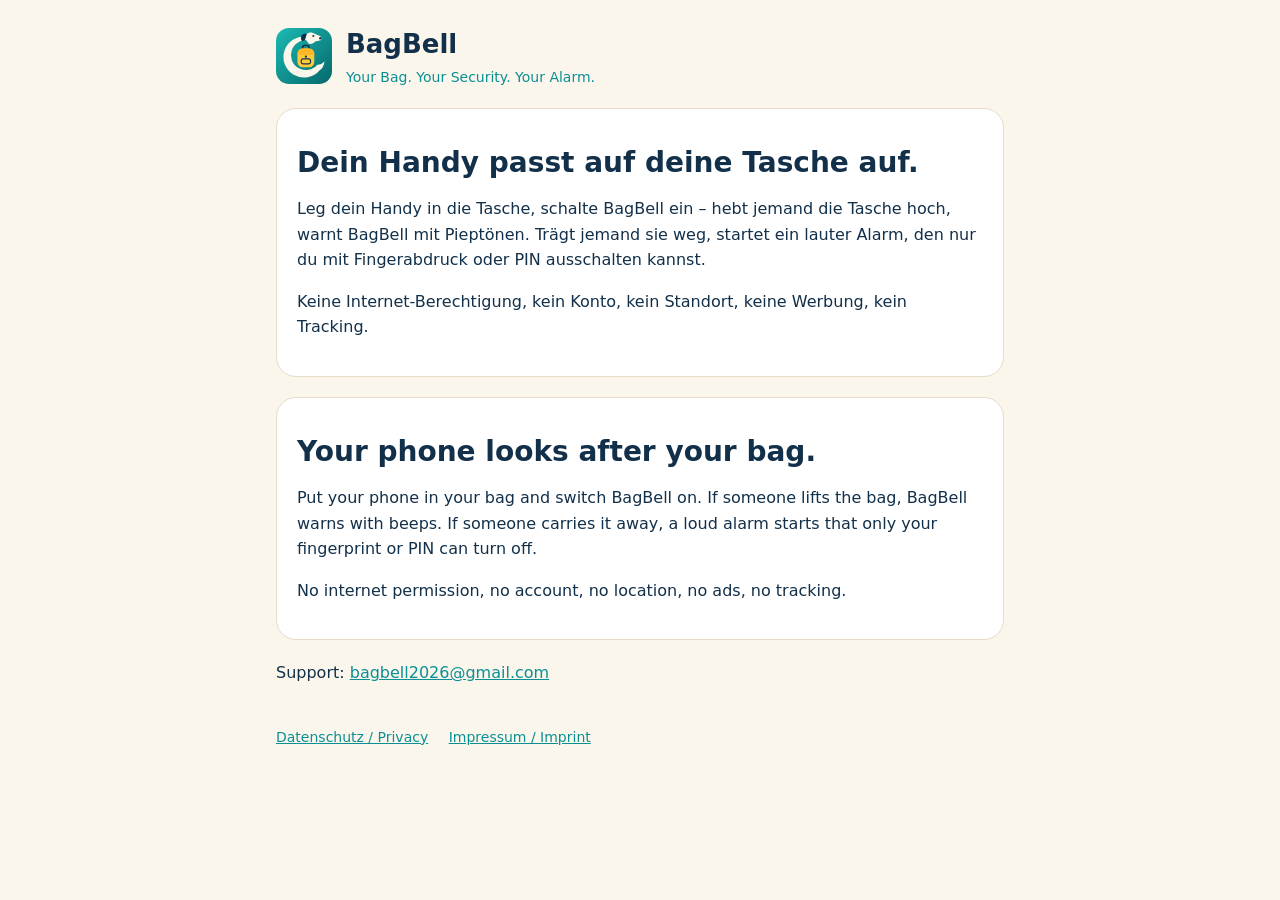
<file: index.html>
<!doctype html>
<html lang="de">
<head>
<meta charset="utf-8">
<meta name="viewport" content="width=device-width, initial-scale=1">
<title>BagBell</title>
<meta name="description" content="BagBell – Alarm, wenn jemand deine Tasche mit dem Handy darin wegträgt. Offline, ohne Konto, ohne Tracking.">
<link rel="stylesheet" href="style.css">
<link rel="icon" href="logo.svg" type="image/svg+xml">
</head>
<body>
<main>
<header>
  <img src="logo.svg" alt="">
  <div><div class="name">BagBell</div><div class="slogan">Your Bag. Your Security. Your Alarm.</div></div>
</header>

<section class="card" lang="de">
<h1>Dein Handy passt auf deine Tasche auf.</h1>
<p>Leg dein Handy in die Tasche, schalte BagBell ein – hebt jemand die Tasche hoch, warnt BagBell mit Pieptönen. Trägt jemand sie weg, startet ein lauter Alarm, den nur du mit Fingerabdruck oder PIN ausschalten kannst.</p>
<p>Keine Internet-Berechtigung, kein Konto, kein Standort, keine Werbung, kein Tracking.</p>
</section>

<section class="card" lang="en">
<h1>Your phone looks after your bag.</h1>
<p>Put your phone in your bag and switch BagBell on. If someone lifts the bag, BagBell warns with beeps. If someone carries it away, a loud alarm starts that only your fingerprint or PIN can turn off.</p>
<p>No internet permission, no account, no location, no ads, no tracking.</p>
</section>

<p>Support: <a href="mailto:bagbell2026@gmail.com">bagbell2026@gmail.com</a></p>

<footer>
  <a href="privacy.html">Datenschutz / Privacy</a>
  <a href="imprint.html">Impressum / Imprint</a>
</footer>
</main>
</body>
</html>
</file>
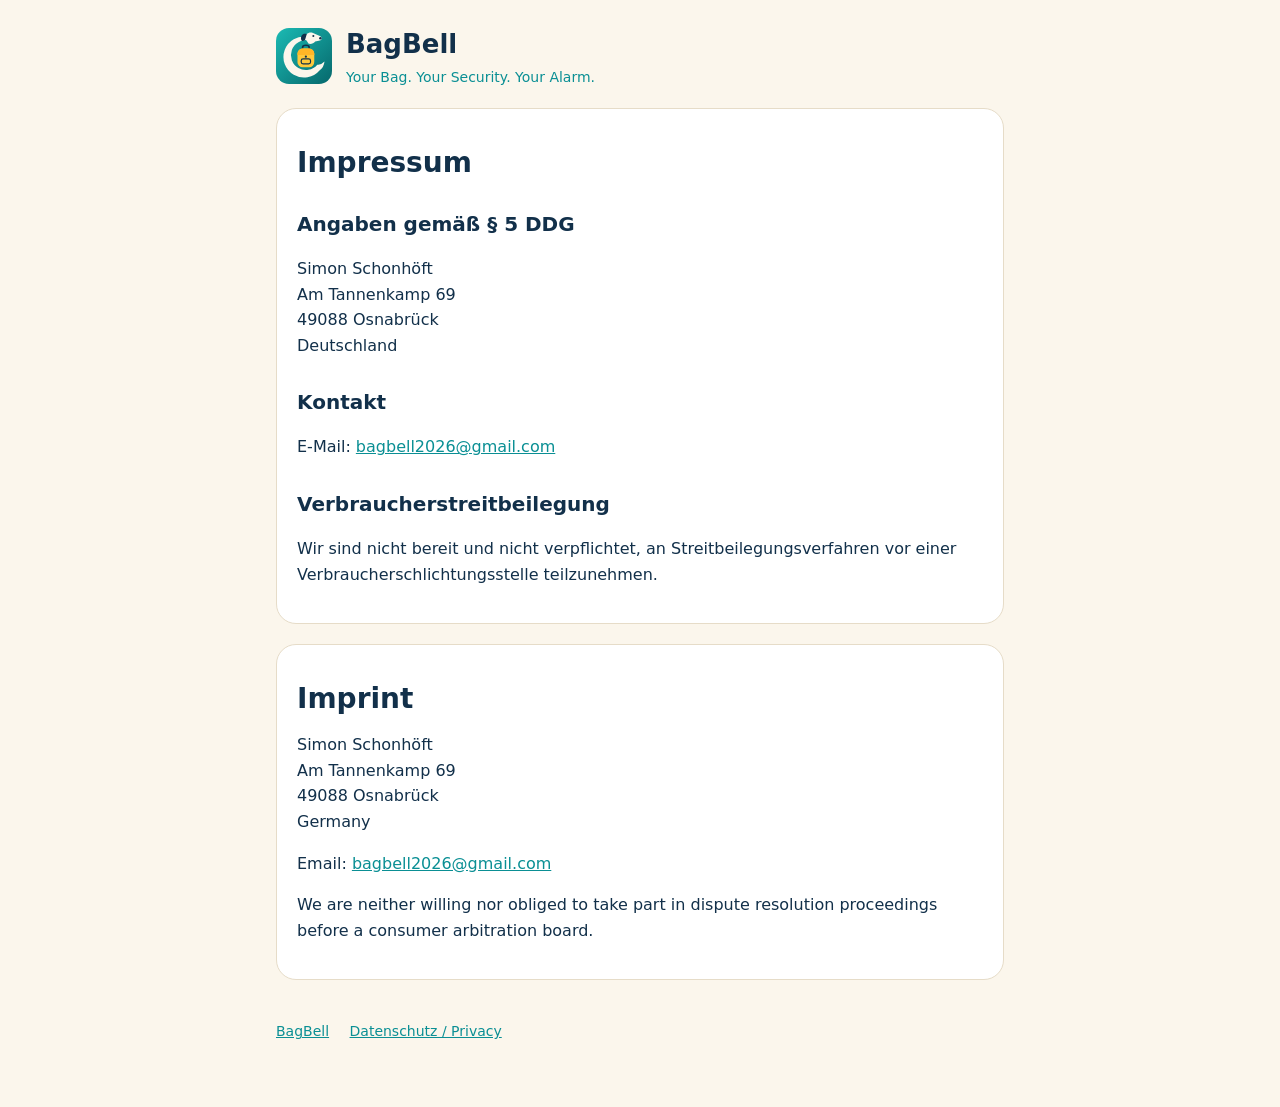
<file: imprint.html>
<!doctype html>
<html lang="de">
<head>
<meta charset="utf-8">
<meta name="viewport" content="width=device-width, initial-scale=1">
<title>BagBell – Impressum / Imprint</title>
<link rel="stylesheet" href="style.css">
<link rel="icon" href="logo.svg" type="image/svg+xml">
</head>
<body>
<main>
<header>
  <img src="logo.svg" alt="">
  <div><div class="name">BagBell</div><div class="slogan">Your Bag. Your Security. Your Alarm.</div></div>
</header>

<section class="card" lang="de">
<h1>Impressum</h1>
<h2>Angaben gemäß § 5 DDG</h2>
<p>Simon Schonhöft<br>
Am Tannenkamp 69<br>
49088 Osnabrück<br>
Deutschland</p>

<h2>Kontakt</h2>
<p>E-Mail: <a href="mailto:bagbell2026@gmail.com">bagbell2026@gmail.com</a></p>


<h2>Verbraucherstreitbeilegung</h2>
<p>Wir sind nicht bereit und nicht verpflichtet, an Streitbeilegungsverfahren vor einer Verbraucherschlichtungsstelle teilzunehmen.</p>
</section>

<section class="card" lang="en">
<h1>Imprint</h1>
<p>Simon Schonhöft<br>
Am Tannenkamp 69<br>
49088 Osnabrück<br>
Germany</p>
<p>Email: <a href="mailto:bagbell2026@gmail.com">bagbell2026@gmail.com</a></p>
<p>We are neither willing nor obliged to take part in dispute resolution proceedings before a consumer arbitration board.</p>
</section>

<footer>
  <a href="index.html">BagBell</a>
  <a href="privacy.html">Datenschutz / Privacy</a>
</footer>
</main>
</body>
</html>
</file>
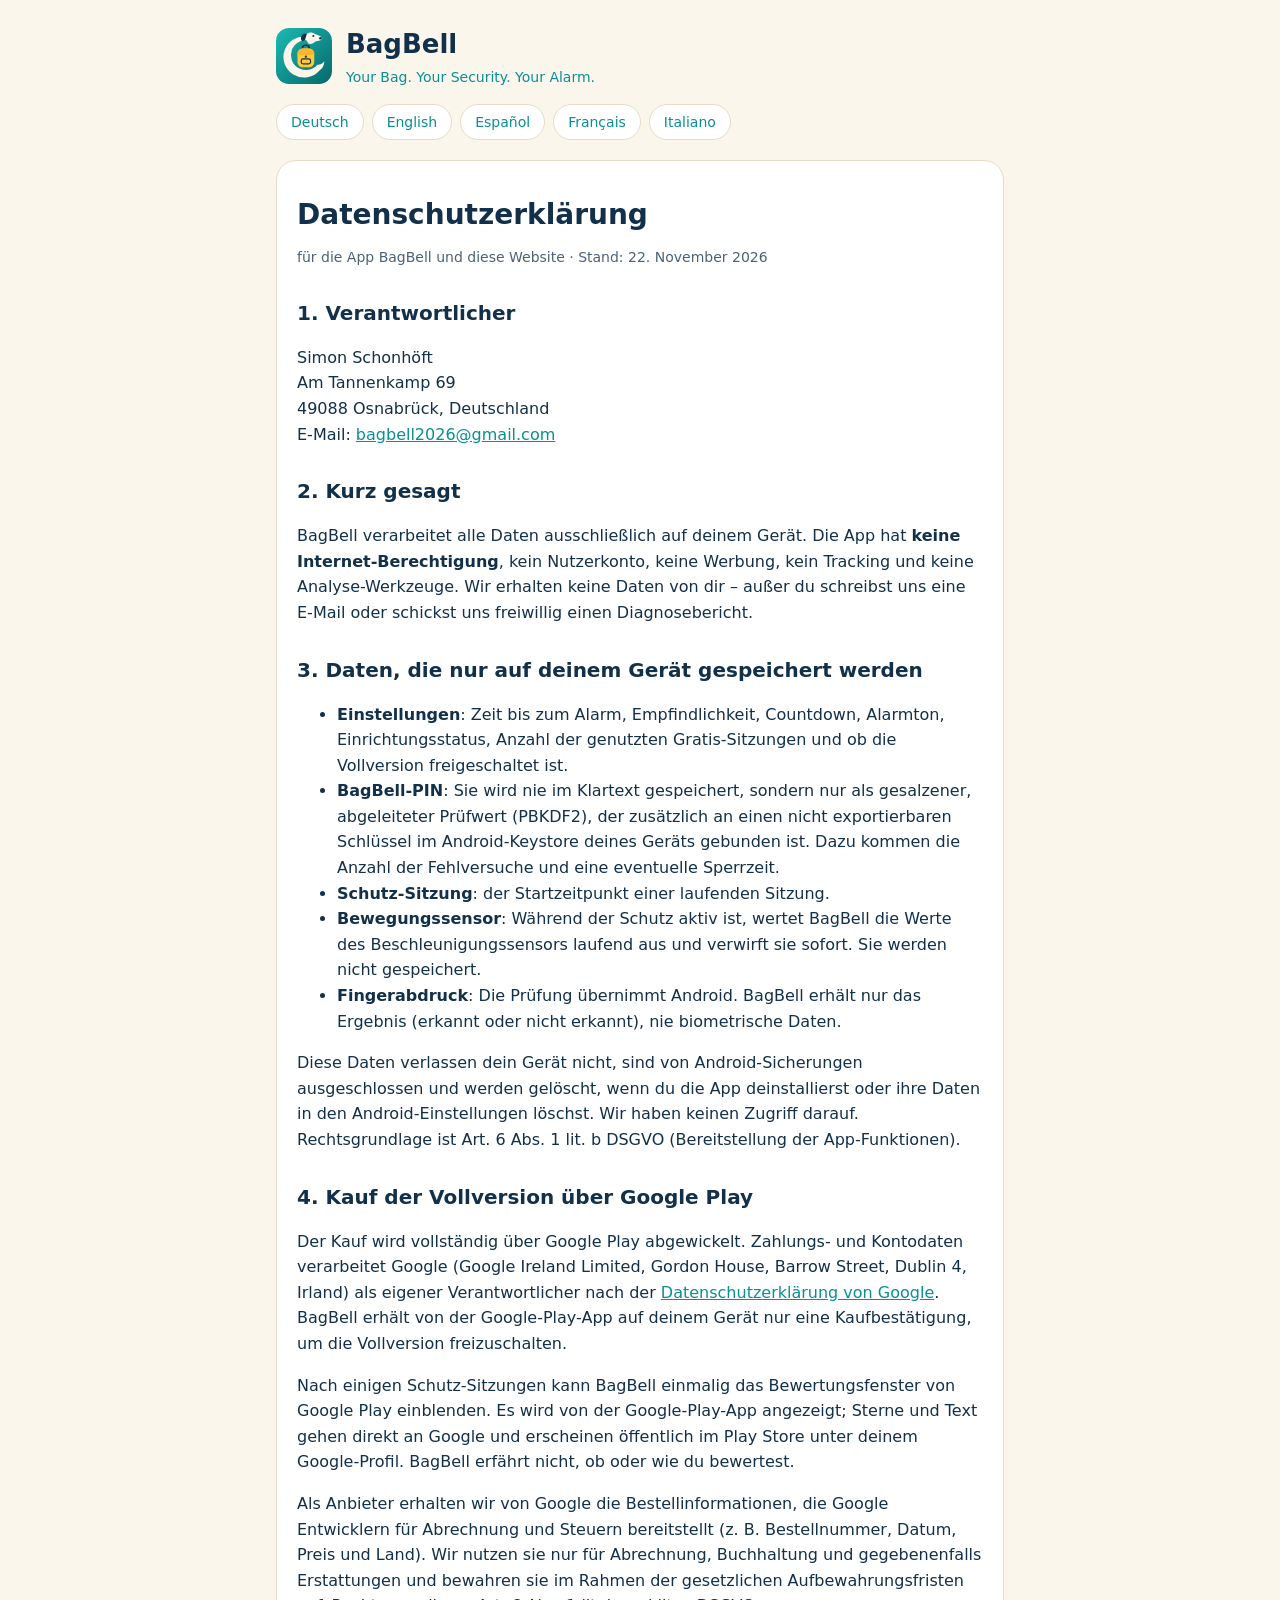
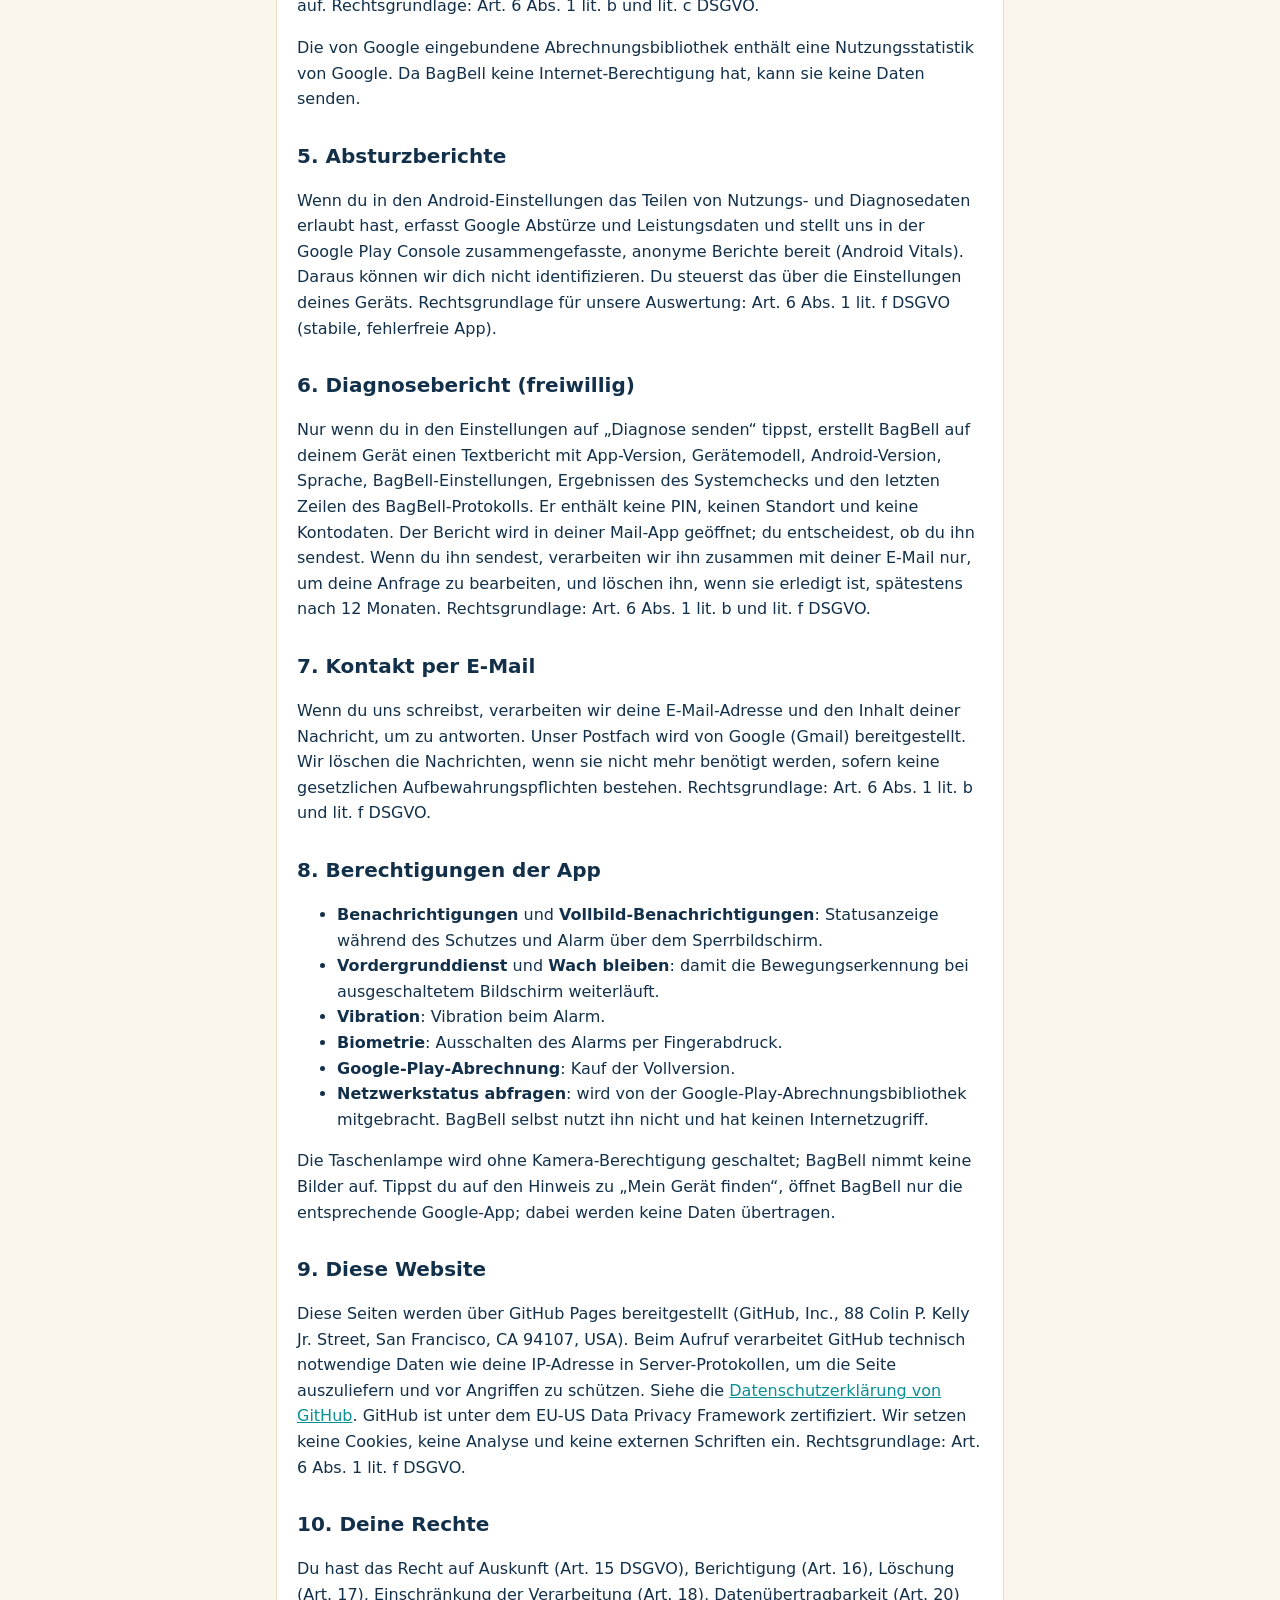
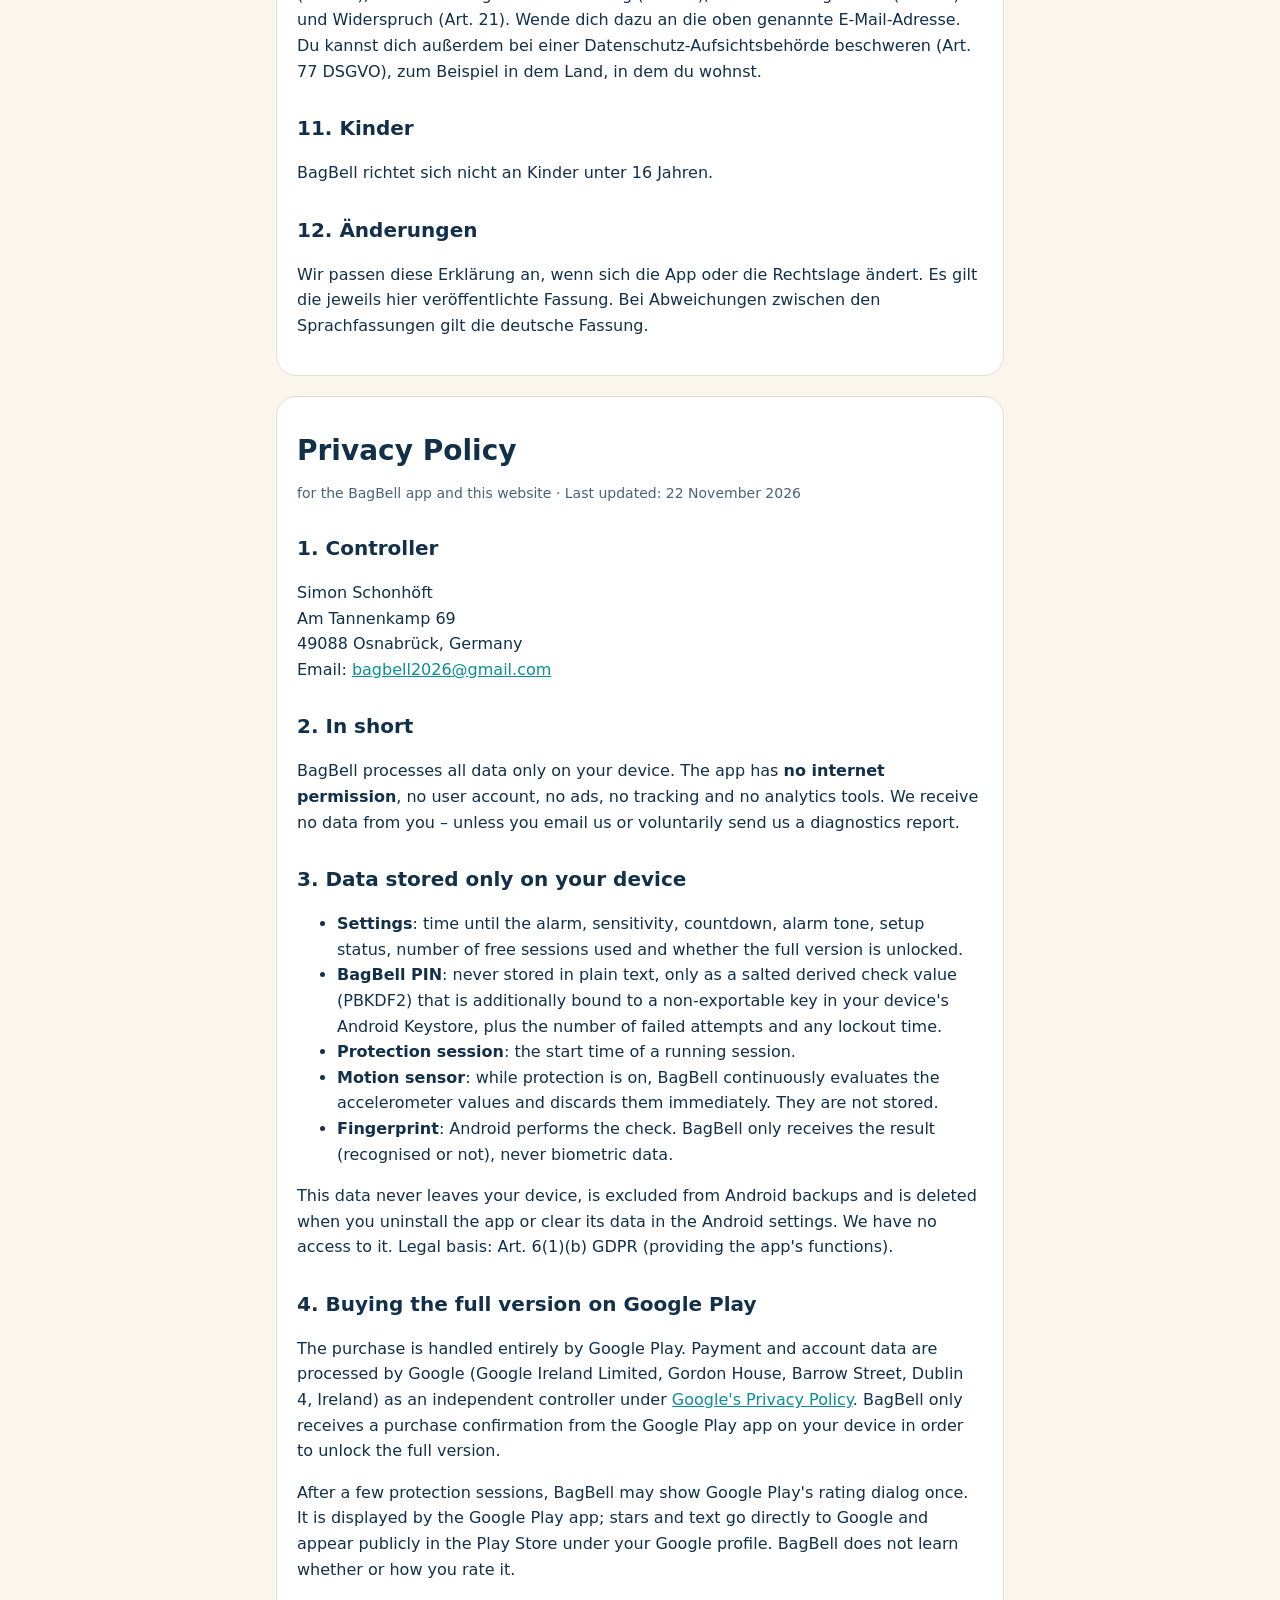
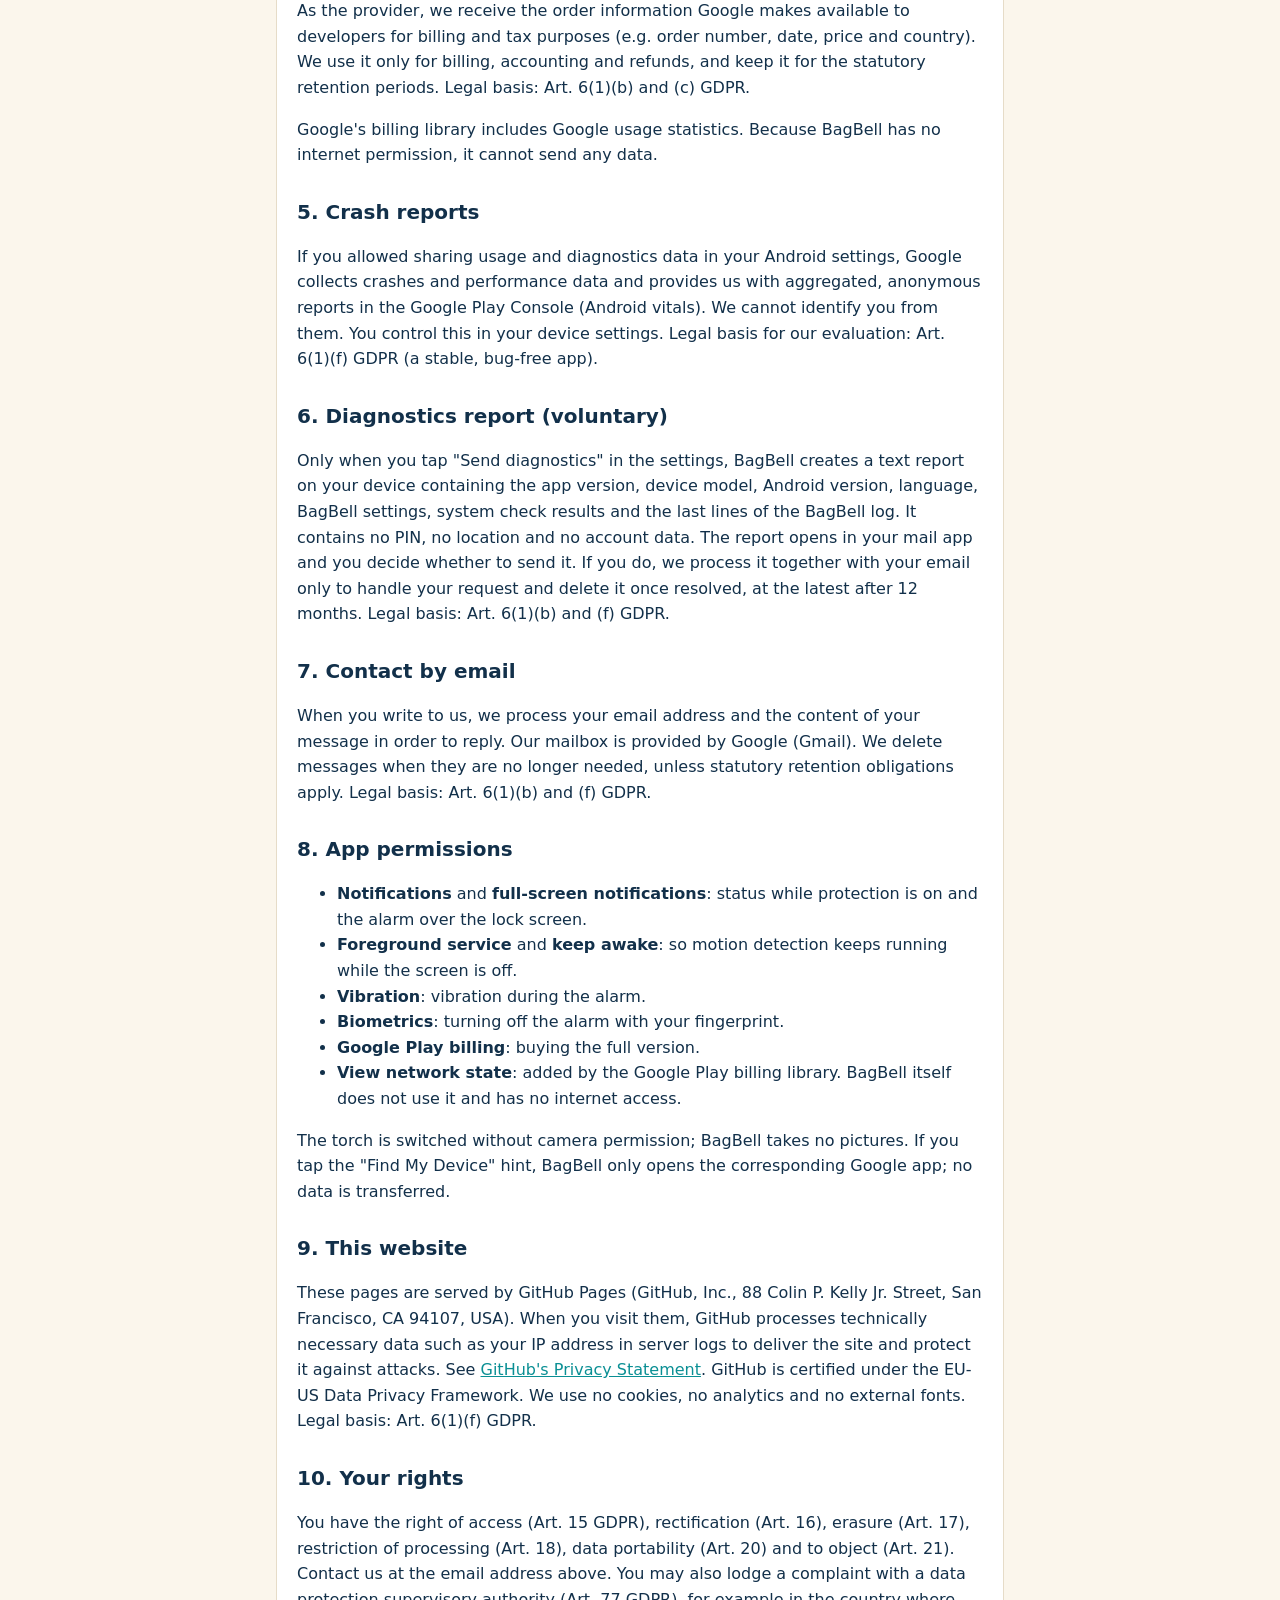
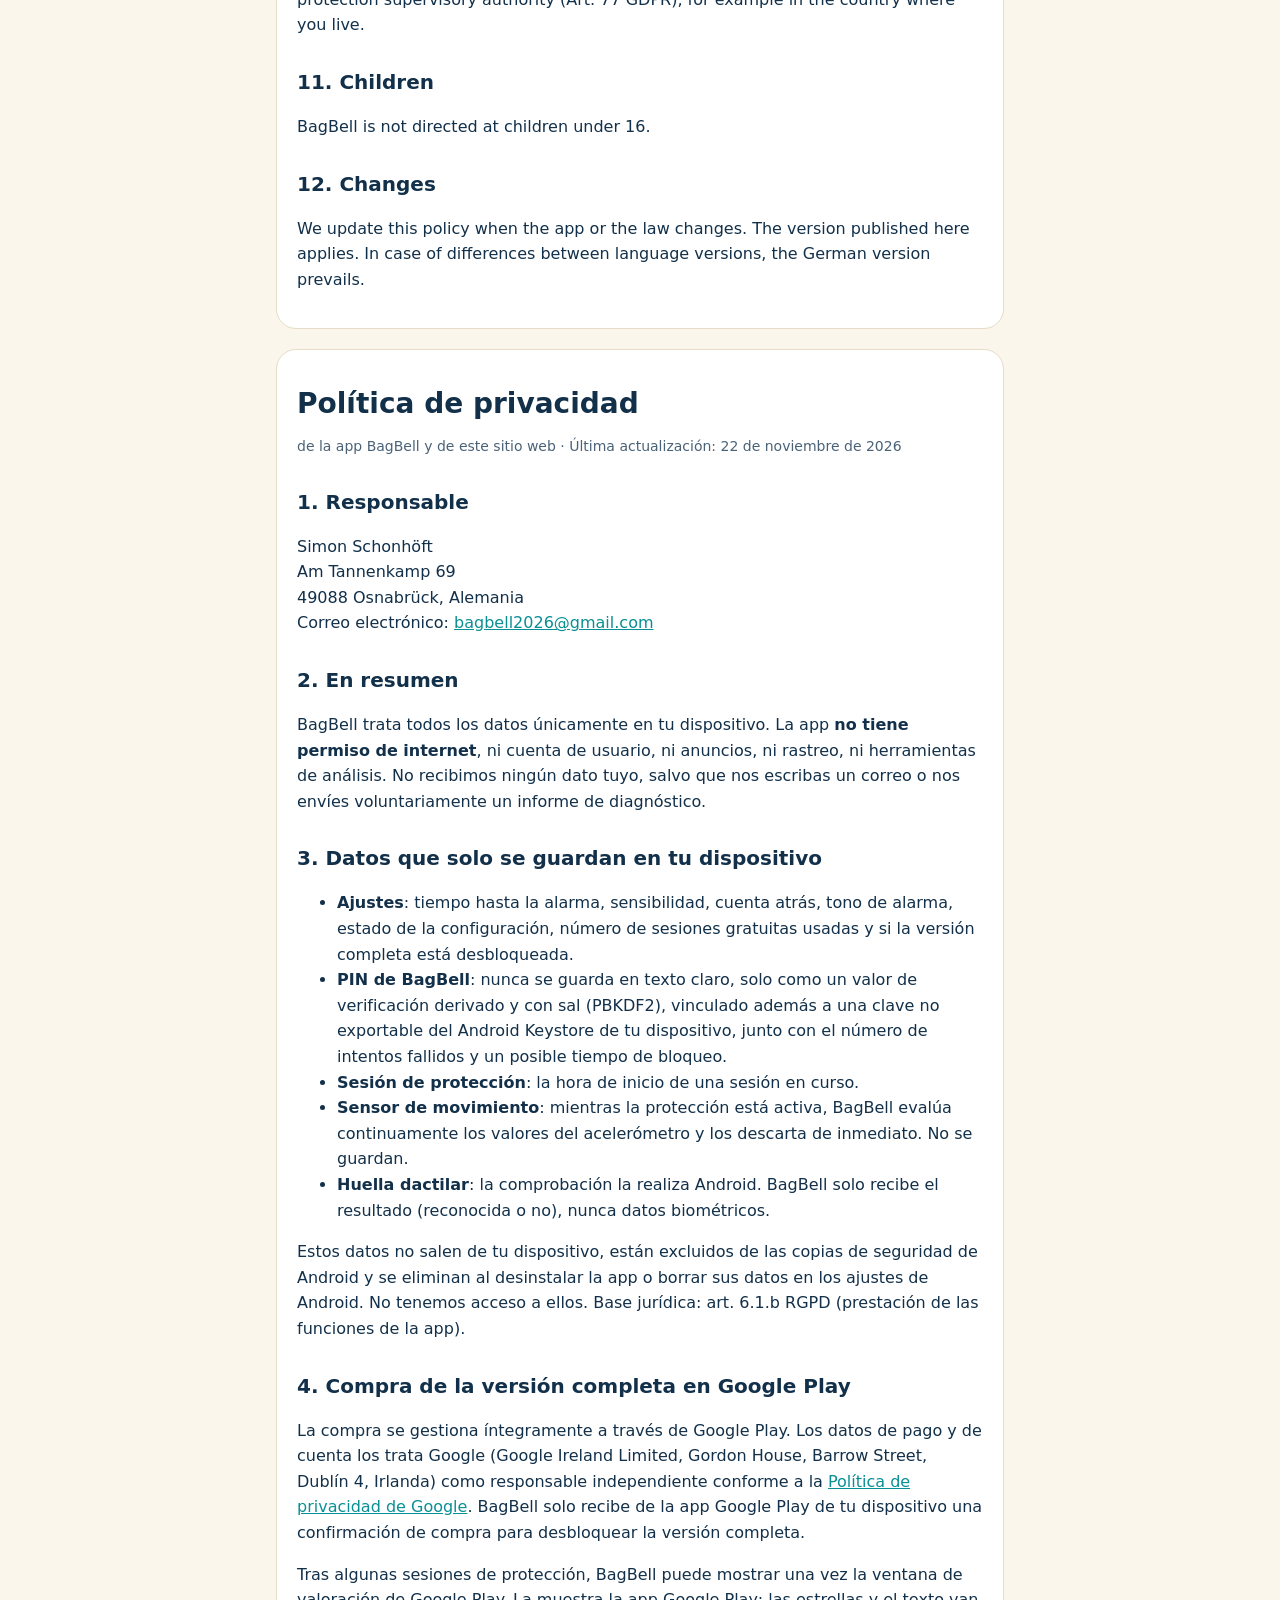
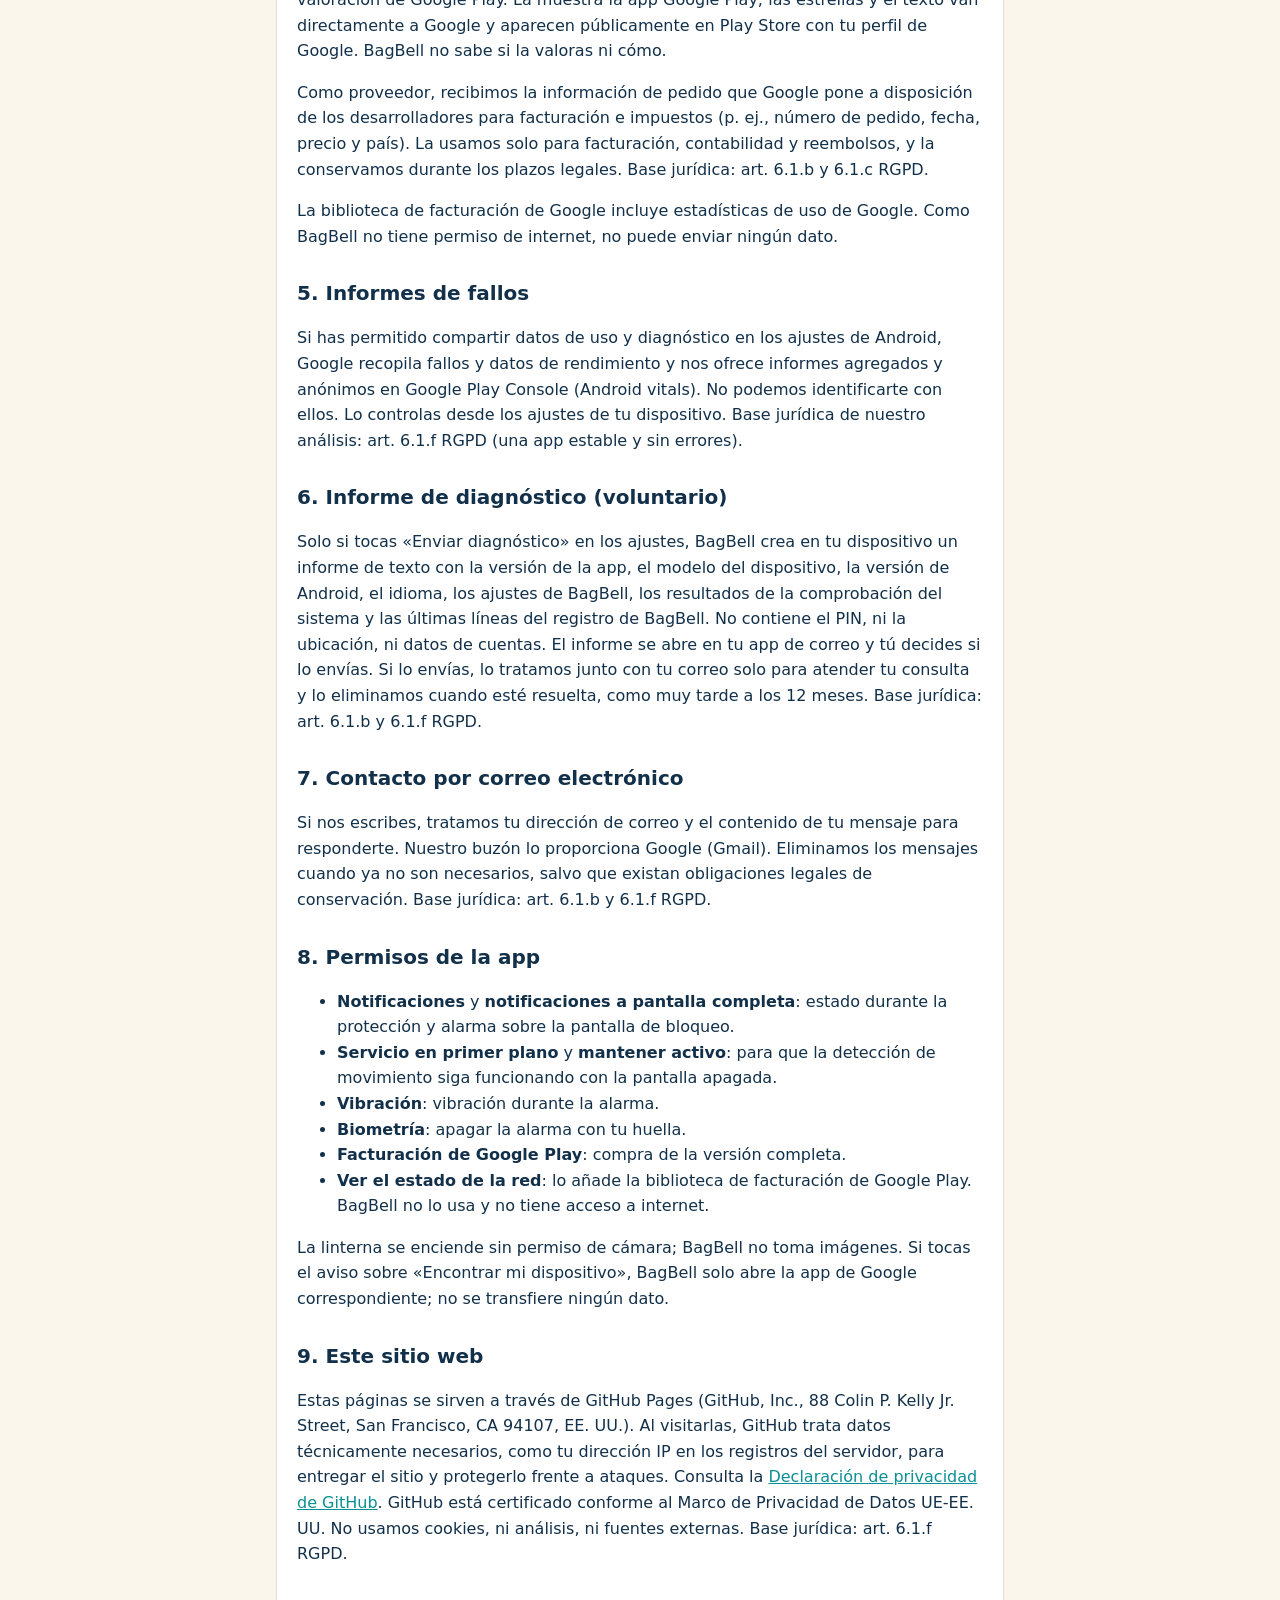
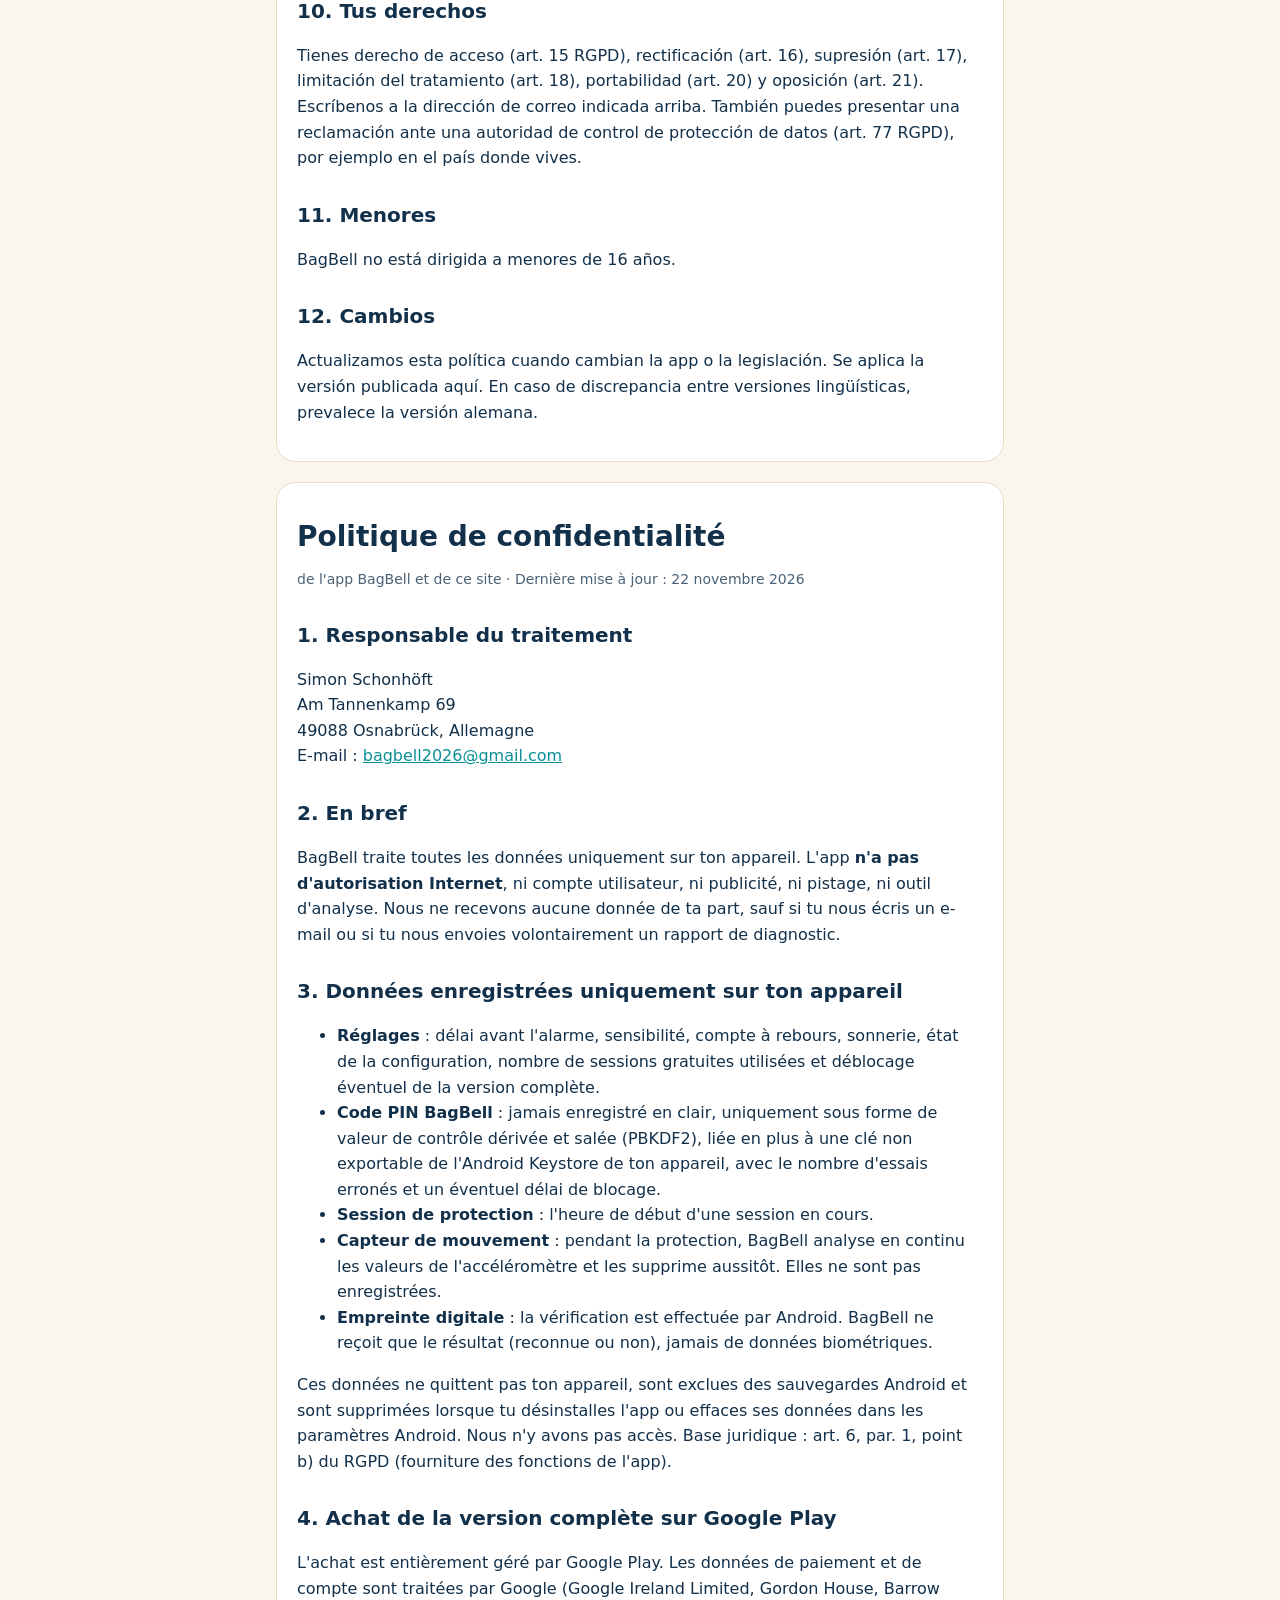
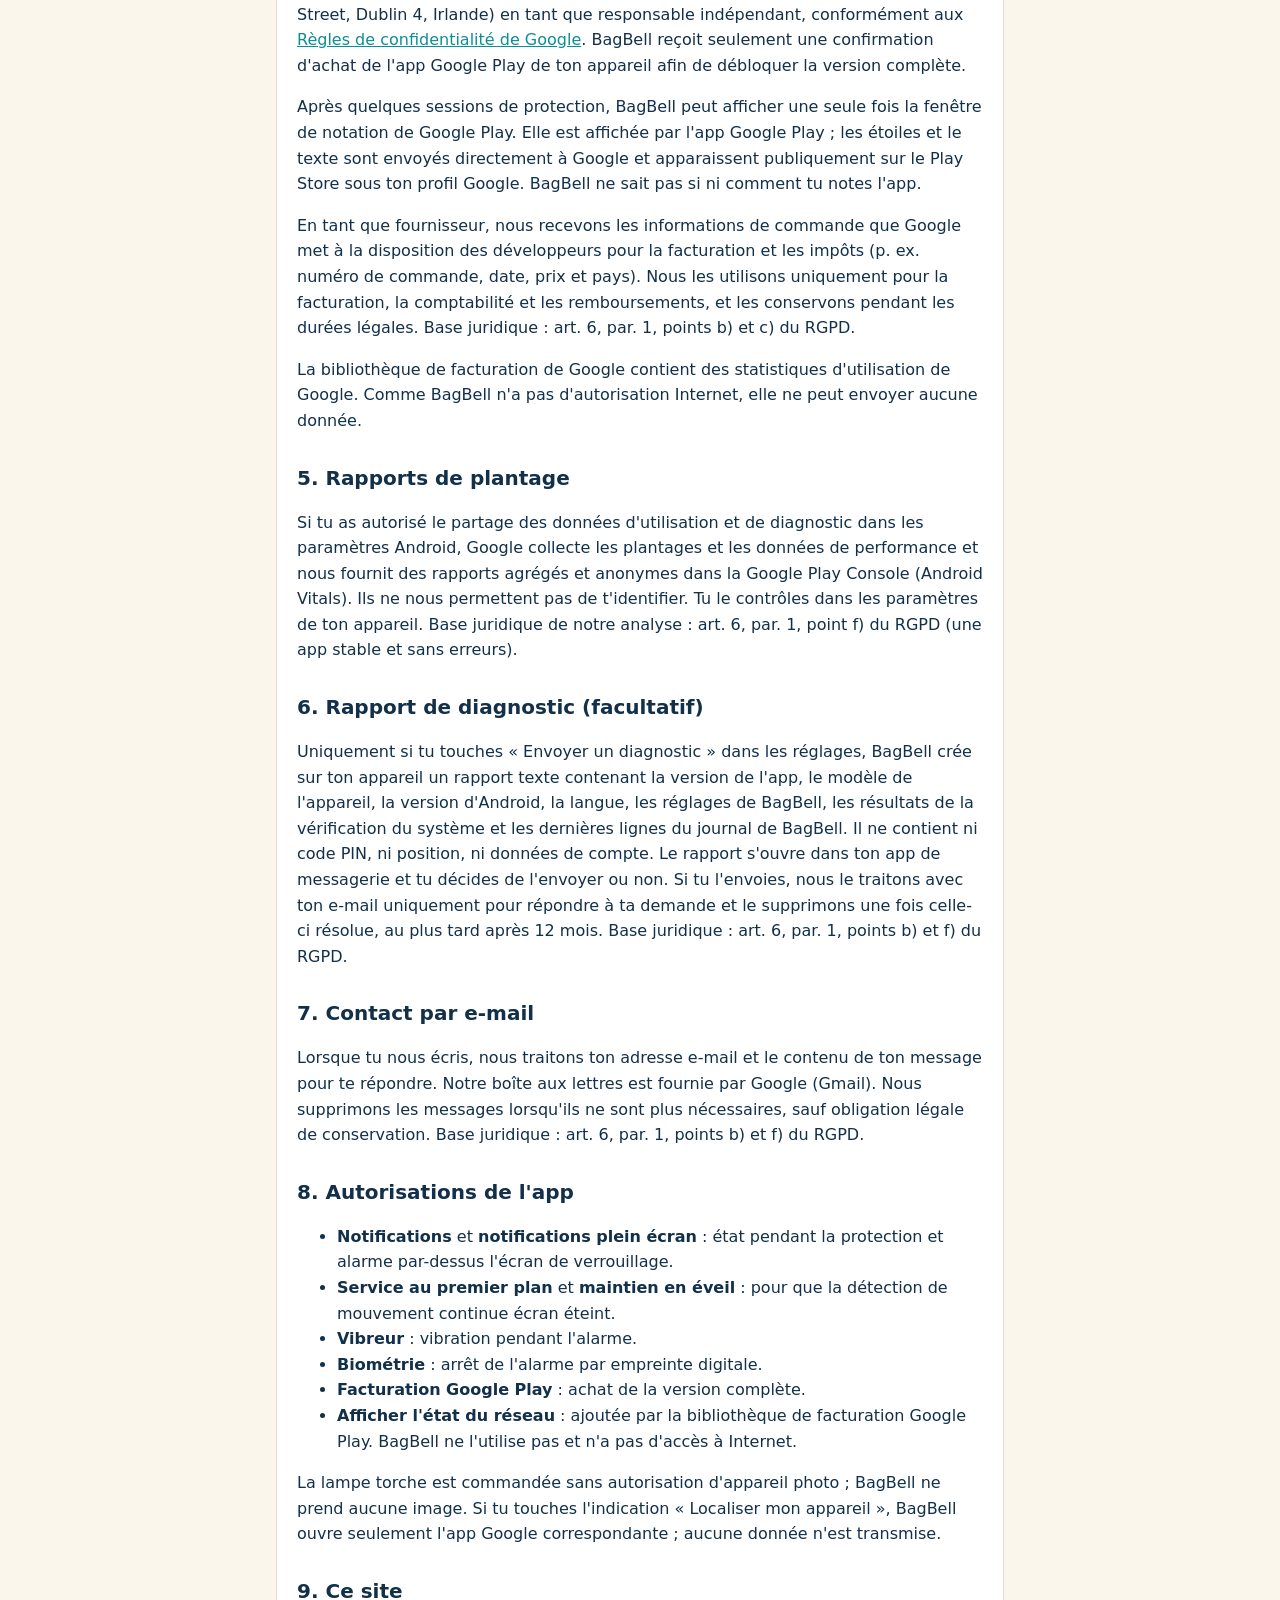
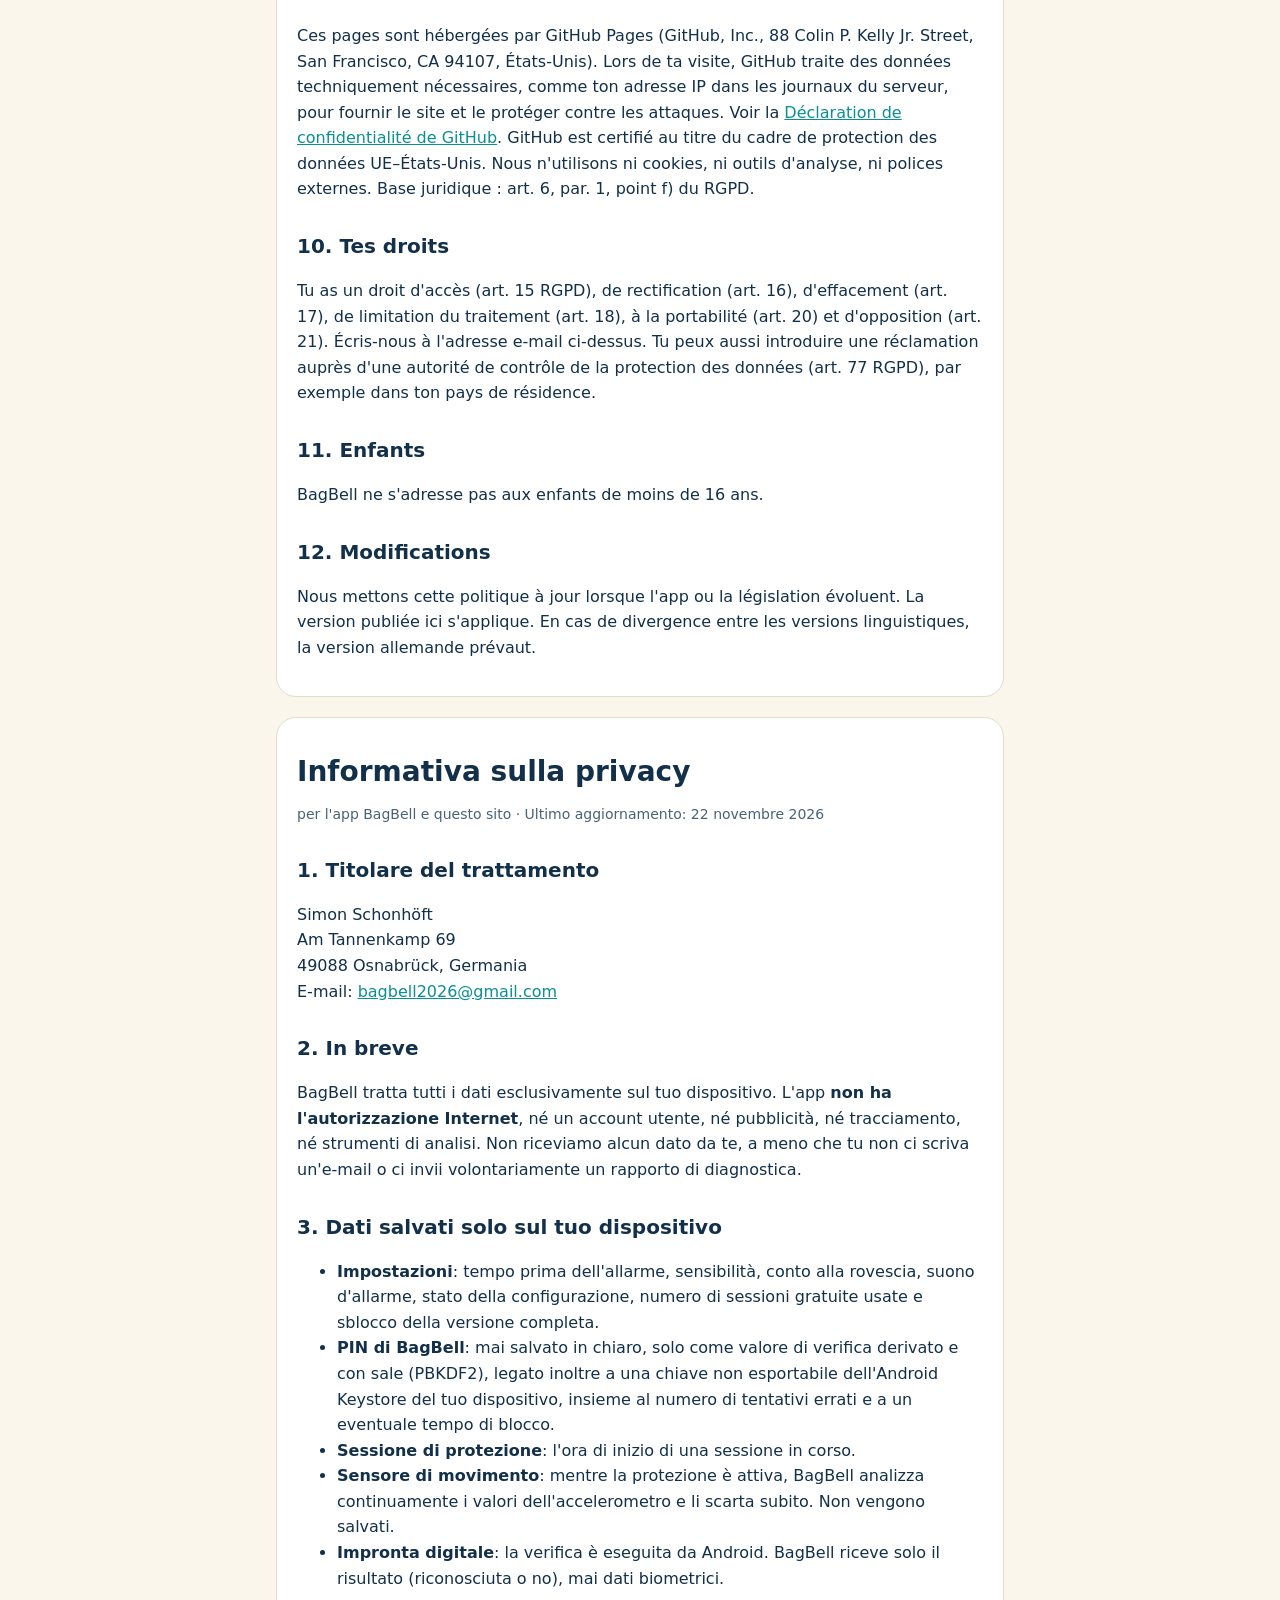
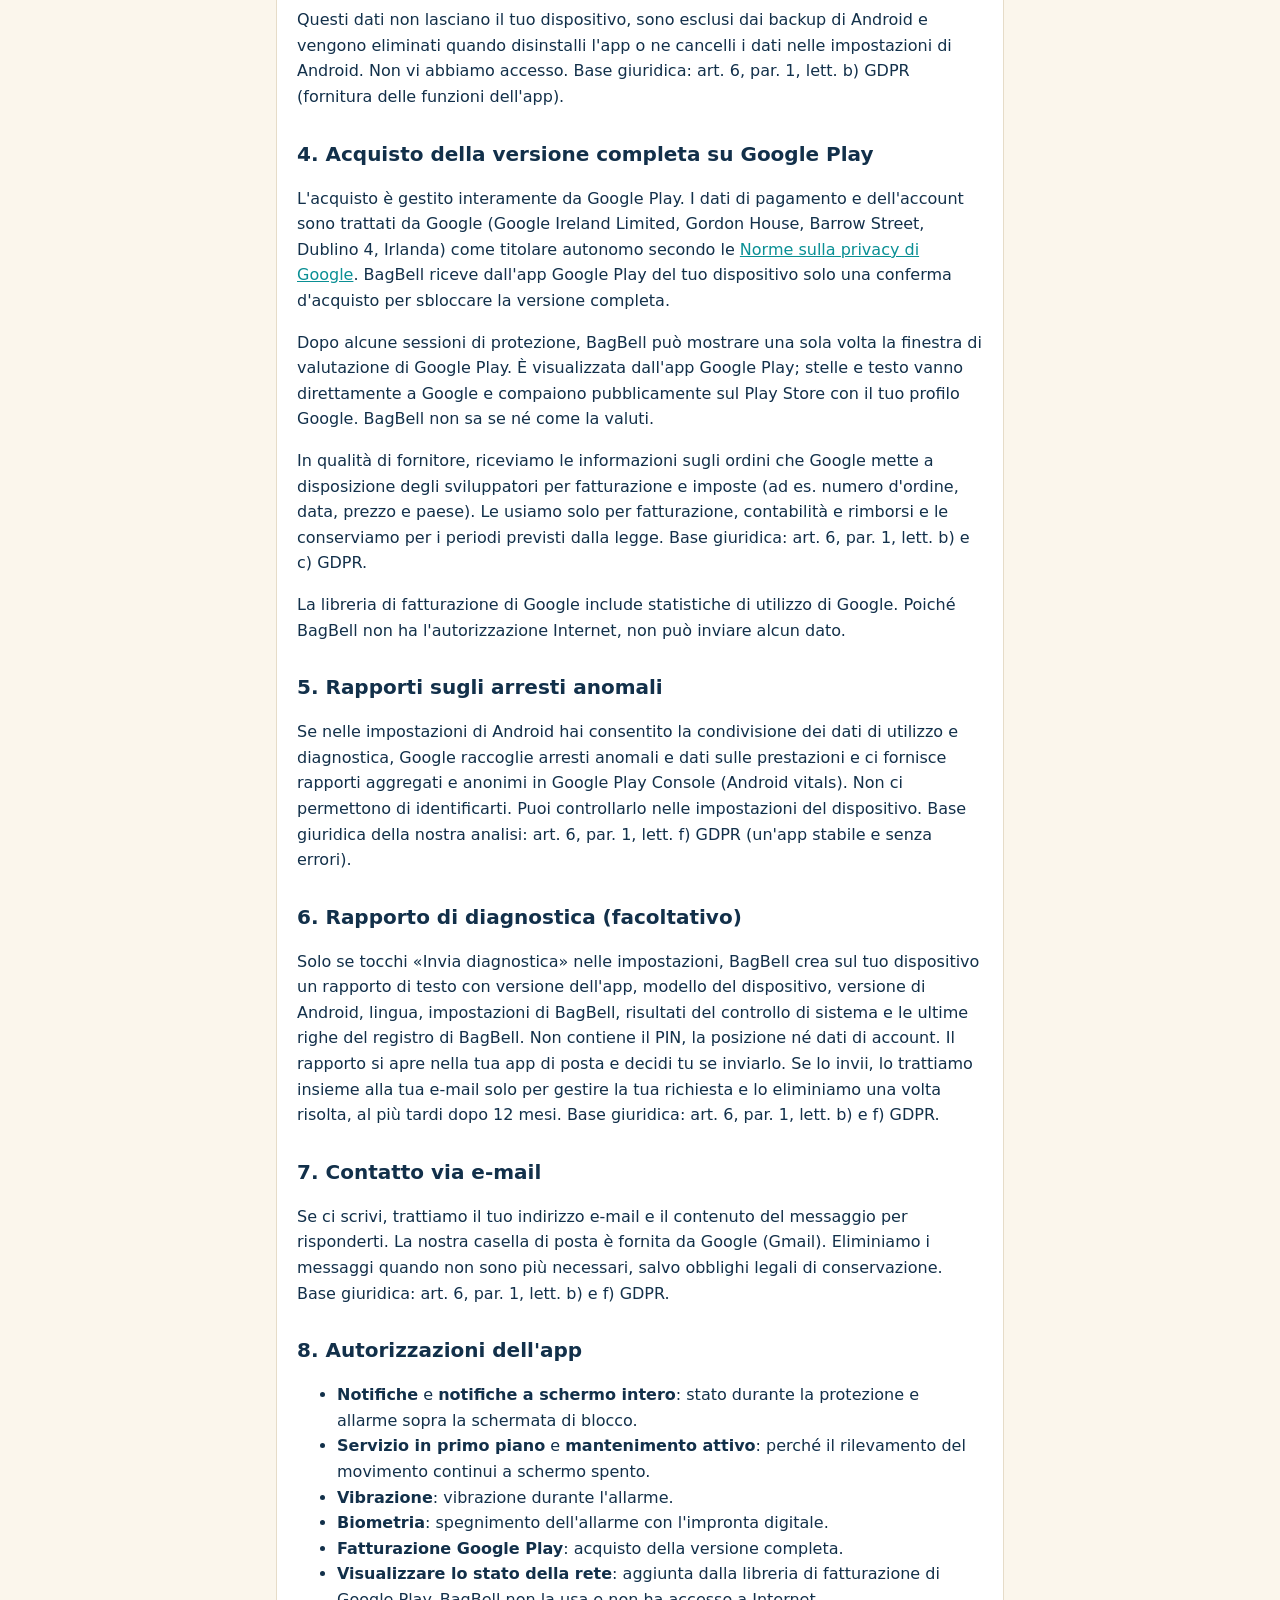
<file: privacy.html>
<!doctype html>
<html lang="de">
<head>
<meta charset="utf-8">
<meta name="viewport" content="width=device-width, initial-scale=1">
<title>BagBell – Datenschutz / Privacy</title>
<link rel="stylesheet" href="style.css">
<link rel="icon" href="logo.svg" type="image/svg+xml">
</head>
<body>
<main>
<header>
  <img src="logo.svg" alt="">
  <div><div class="name">BagBell</div><div class="slogan">Your Bag. Your Security. Your Alarm.</div></div>
</header>

<nav class="lang" aria-label="Sprache / Language">
  <a href="#de" hreflang="de">Deutsch</a>
  <a href="#en" hreflang="en">English</a>
  <a href="#es" hreflang="es">Español</a>
  <a href="#fr" hreflang="fr">Français</a>
  <a href="#it" hreflang="it">Italiano</a>
</nav>

<!-- ======================= DEUTSCH ======================= -->
<section class="card" id="de" lang="de">
<h1>Datenschutzerklärung</h1>
<p class="muted">für die App BagBell und diese Website · Stand: 22. November 2026</p>

<h2>1. Verantwortlicher</h2>
<p>Simon Schonhöft<br>
Am Tannenkamp 69<br>
49088 Osnabrück, Deutschland<br>
E-Mail: <a href="mailto:bagbell2026@gmail.com">bagbell2026@gmail.com</a></p>

<h2>2. Kurz gesagt</h2>
<p>BagBell verarbeitet alle Daten ausschließlich auf deinem Gerät. Die App hat <strong>keine Internet-Berechtigung</strong>, kein Nutzerkonto, keine Werbung, kein Tracking und keine Analyse-Werkzeuge. Wir erhalten keine Daten von dir – außer du schreibst uns eine E-Mail oder schickst uns freiwillig einen Diagnosebericht.</p>

<h2>3. Daten, die nur auf deinem Gerät gespeichert werden</h2>
<ul>
  <li><strong>Einstellungen</strong>: Zeit bis zum Alarm, Empfindlichkeit, Countdown, Alarmton, Einrichtungsstatus, Anzahl der genutzten Gratis-Sitzungen und ob die Vollversion freigeschaltet ist.</li>
  <li><strong>BagBell-PIN</strong>: Sie wird nie im Klartext gespeichert, sondern nur als gesalzener, abgeleiteter Prüfwert (PBKDF2), der zusätzlich an einen nicht exportierbaren Schlüssel im Android-Keystore deines Geräts gebunden ist. Dazu kommen die Anzahl der Fehlversuche und eine eventuelle Sperrzeit.</li>
  <li><strong>Schutz-Sitzung</strong>: der Startzeitpunkt einer laufenden Sitzung.</li>
  <li><strong>Bewegungssensor</strong>: Während der Schutz aktiv ist, wertet BagBell die Werte des Beschleunigungssensors laufend aus und verwirft sie sofort. Sie werden nicht gespeichert.</li>
  <li><strong>Fingerabdruck</strong>: Die Prüfung übernimmt Android. BagBell erhält nur das Ergebnis (erkannt oder nicht erkannt), nie biometrische Daten.</li>
</ul>
<p>Diese Daten verlassen dein Gerät nicht, sind von Android-Sicherungen ausgeschlossen und werden gelöscht, wenn du die App deinstallierst oder ihre Daten in den Android-Einstellungen löschst. Wir haben keinen Zugriff darauf. Rechtsgrundlage ist Art. 6 Abs. 1 lit. b DSGVO (Bereitstellung der App-Funktionen).</p>

<h2>4. Kauf der Vollversion über Google Play</h2>
<p>Der Kauf wird vollständig über Google Play abgewickelt. Zahlungs- und Kontodaten verarbeitet Google (Google Ireland Limited, Gordon House, Barrow Street, Dublin 4, Irland) als eigener Verantwortlicher nach der <a href="https://policies.google.com/privacy">Datenschutzerklärung von Google</a>. BagBell erhält von der Google-Play-App auf deinem Gerät nur eine Kaufbestätigung, um die Vollversion freizuschalten.</p>
<p>Nach einigen Schutz-Sitzungen kann BagBell einmalig das Bewertungsfenster von Google Play einblenden. Es wird von der Google-Play-App angezeigt; Sterne und Text gehen direkt an Google und erscheinen öffentlich im Play Store unter deinem Google-Profil. BagBell erfährt nicht, ob oder wie du bewertest.</p>
<p>Als Anbieter erhalten wir von Google die Bestellinformationen, die Google Entwicklern für Abrechnung und Steuern bereitstellt (z. B. Bestellnummer, Datum, Preis und Land). Wir nutzen sie nur für Abrechnung, Buchhaltung und gegebenenfalls Erstattungen und bewahren sie im Rahmen der gesetzlichen Aufbewahrungsfristen auf. Rechtsgrundlage: Art. 6 Abs. 1 lit. b und lit. c DSGVO.</p>
<p>Die von Google eingebundene Abrechnungsbibliothek enthält eine Nutzungsstatistik von Google. Da BagBell keine Internet-Berechtigung hat, kann sie keine Daten senden.</p>

<h2>5. Absturzberichte</h2>
<p>Wenn du in den Android-Einstellungen das Teilen von Nutzungs- und Diagnosedaten erlaubt hast, erfasst Google Abstürze und Leistungsdaten und stellt uns in der Google Play Console zusammengefasste, anonyme Berichte bereit (Android Vitals). Daraus können wir dich nicht identifizieren. Du steuerst das über die Einstellungen deines Geräts. Rechtsgrundlage für unsere Auswertung: Art. 6 Abs. 1 lit. f DSGVO (stabile, fehlerfreie App).</p>

<h2>6. Diagnosebericht (freiwillig)</h2>
<p>Nur wenn du in den Einstellungen auf „Diagnose senden“ tippst, erstellt BagBell auf deinem Gerät einen Textbericht mit App-Version, Gerätemodell, Android-Version, Sprache, BagBell-Einstellungen, Ergebnissen des Systemchecks und den letzten Zeilen des BagBell-Protokolls. Er enthält keine PIN, keinen Standort und keine Kontodaten. Der Bericht wird in deiner Mail-App geöffnet; du entscheidest, ob du ihn sendest. Wenn du ihn sendest, verarbeiten wir ihn zusammen mit deiner E-Mail nur, um deine Anfrage zu bearbeiten, und löschen ihn, wenn sie erledigt ist, spätestens nach 12 Monaten. Rechtsgrundlage: Art. 6 Abs. 1 lit. b und lit. f DSGVO.</p>

<h2>7. Kontakt per E-Mail</h2>
<p>Wenn du uns schreibst, verarbeiten wir deine E-Mail-Adresse und den Inhalt deiner Nachricht, um zu antworten. Unser Postfach wird von Google (Gmail) bereitgestellt. Wir löschen die Nachrichten, wenn sie nicht mehr benötigt werden, sofern keine gesetzlichen Aufbewahrungspflichten bestehen. Rechtsgrundlage: Art. 6 Abs. 1 lit. b und lit. f DSGVO.</p>

<h2>8. Berechtigungen der App</h2>
<ul>
  <li><strong>Benachrichtigungen</strong> und <strong>Vollbild-Benachrichtigungen</strong>: Statusanzeige während des Schutzes und Alarm über dem Sperrbildschirm.</li>
  <li><strong>Vordergrunddienst</strong> und <strong>Wach bleiben</strong>: damit die Bewegungserkennung bei ausgeschaltetem Bildschirm weiterläuft.</li>
  <li><strong>Vibration</strong>: Vibration beim Alarm.</li>
  <li><strong>Biometrie</strong>: Ausschalten des Alarms per Fingerabdruck.</li>
  <li><strong>Google-Play-Abrechnung</strong>: Kauf der Vollversion.</li>
  <li><strong>Netzwerkstatus abfragen</strong>: wird von der Google-Play-Abrechnungsbibliothek mitgebracht. BagBell selbst nutzt ihn nicht und hat keinen Internetzugriff.</li>
</ul>
<p>Die Taschenlampe wird ohne Kamera-Berechtigung geschaltet; BagBell nimmt keine Bilder auf. Tippst du auf den Hinweis zu „Mein Gerät finden“, öffnet BagBell nur die entsprechende Google-App; dabei werden keine Daten übertragen.</p>

<h2>9. Diese Website</h2>
<p>Diese Seiten werden über GitHub Pages bereitgestellt (GitHub, Inc., 88 Colin P. Kelly Jr. Street, San Francisco, CA 94107, USA). Beim Aufruf verarbeitet GitHub technisch notwendige Daten wie deine IP-Adresse in Server-Protokollen, um die Seite auszuliefern und vor Angriffen zu schützen. Siehe die <a href="https://docs.github.com/de/site-policy/privacy-policies/github-general-privacy-statement">Datenschutzerklärung von GitHub</a>. GitHub ist unter dem EU-US Data Privacy Framework zertifiziert. Wir setzen keine Cookies, keine Analyse und keine externen Schriften ein. Rechtsgrundlage: Art. 6 Abs. 1 lit. f DSGVO.</p>

<h2>10. Deine Rechte</h2>
<p>Du hast das Recht auf Auskunft (Art. 15 DSGVO), Berichtigung (Art. 16), Löschung (Art. 17), Einschränkung der Verarbeitung (Art. 18), Datenübertragbarkeit (Art. 20) und Widerspruch (Art. 21). Wende dich dazu an die oben genannte E-Mail-Adresse. Du kannst dich außerdem bei einer Datenschutz-Aufsichtsbehörde beschweren (Art. 77 DSGVO), zum Beispiel in dem Land, in dem du wohnst.</p>

<h2>11. Kinder</h2>
<p>BagBell richtet sich nicht an Kinder unter 16 Jahren.</p>

<h2>12. Änderungen</h2>
<p>Wir passen diese Erklärung an, wenn sich die App oder die Rechtslage ändert. Es gilt die jeweils hier veröffentlichte Fassung. Bei Abweichungen zwischen den Sprachfassungen gilt die deutsche Fassung.</p>
</section>

<!-- ======================= ENGLISH ======================= -->
<section class="card" id="en" lang="en">
<h1>Privacy Policy</h1>
<p class="muted">for the BagBell app and this website · Last updated: 22 November 2026</p>

<h2>1. Controller</h2>
<p>Simon Schonhöft<br>
Am Tannenkamp 69<br>
49088 Osnabrück, Germany<br>
Email: <a href="mailto:bagbell2026@gmail.com">bagbell2026@gmail.com</a></p>

<h2>2. In short</h2>
<p>BagBell processes all data only on your device. The app has <strong>no internet permission</strong>, no user account, no ads, no tracking and no analytics tools. We receive no data from you – unless you email us or voluntarily send us a diagnostics report.</p>

<h2>3. Data stored only on your device</h2>
<ul>
  <li><strong>Settings</strong>: time until the alarm, sensitivity, countdown, alarm tone, setup status, number of free sessions used and whether the full version is unlocked.</li>
  <li><strong>BagBell PIN</strong>: never stored in plain text, only as a salted derived check value (PBKDF2) that is additionally bound to a non-exportable key in your device's Android Keystore, plus the number of failed attempts and any lockout time.</li>
  <li><strong>Protection session</strong>: the start time of a running session.</li>
  <li><strong>Motion sensor</strong>: while protection is on, BagBell continuously evaluates the accelerometer values and discards them immediately. They are not stored.</li>
  <li><strong>Fingerprint</strong>: Android performs the check. BagBell only receives the result (recognised or not), never biometric data.</li>
</ul>
<p>This data never leaves your device, is excluded from Android backups and is deleted when you uninstall the app or clear its data in the Android settings. We have no access to it. Legal basis: Art. 6(1)(b) GDPR (providing the app's functions).</p>

<h2>4. Buying the full version on Google Play</h2>
<p>The purchase is handled entirely by Google Play. Payment and account data are processed by Google (Google Ireland Limited, Gordon House, Barrow Street, Dublin 4, Ireland) as an independent controller under <a href="https://policies.google.com/privacy">Google's Privacy Policy</a>. BagBell only receives a purchase confirmation from the Google Play app on your device in order to unlock the full version.</p>
<p>After a few protection sessions, BagBell may show Google Play's rating dialog once. It is displayed by the Google Play app; stars and text go directly to Google and appear publicly in the Play Store under your Google profile. BagBell does not learn whether or how you rate it.</p>
<p>As the provider, we receive the order information Google makes available to developers for billing and tax purposes (e.g. order number, date, price and country). We use it only for billing, accounting and refunds, and keep it for the statutory retention periods. Legal basis: Art. 6(1)(b) and (c) GDPR.</p>
<p>Google's billing library includes Google usage statistics. Because BagBell has no internet permission, it cannot send any data.</p>

<h2>5. Crash reports</h2>
<p>If you allowed sharing usage and diagnostics data in your Android settings, Google collects crashes and performance data and provides us with aggregated, anonymous reports in the Google Play Console (Android vitals). We cannot identify you from them. You control this in your device settings. Legal basis for our evaluation: Art. 6(1)(f) GDPR (a stable, bug-free app).</p>

<h2>6. Diagnostics report (voluntary)</h2>
<p>Only when you tap "Send diagnostics" in the settings, BagBell creates a text report on your device containing the app version, device model, Android version, language, BagBell settings, system check results and the last lines of the BagBell log. It contains no PIN, no location and no account data. The report opens in your mail app and you decide whether to send it. If you do, we process it together with your email only to handle your request and delete it once resolved, at the latest after 12 months. Legal basis: Art. 6(1)(b) and (f) GDPR.</p>

<h2>7. Contact by email</h2>
<p>When you write to us, we process your email address and the content of your message in order to reply. Our mailbox is provided by Google (Gmail). We delete messages when they are no longer needed, unless statutory retention obligations apply. Legal basis: Art. 6(1)(b) and (f) GDPR.</p>

<h2>8. App permissions</h2>
<ul>
  <li><strong>Notifications</strong> and <strong>full-screen notifications</strong>: status while protection is on and the alarm over the lock screen.</li>
  <li><strong>Foreground service</strong> and <strong>keep awake</strong>: so motion detection keeps running while the screen is off.</li>
  <li><strong>Vibration</strong>: vibration during the alarm.</li>
  <li><strong>Biometrics</strong>: turning off the alarm with your fingerprint.</li>
  <li><strong>Google Play billing</strong>: buying the full version.</li>
  <li><strong>View network state</strong>: added by the Google Play billing library. BagBell itself does not use it and has no internet access.</li>
</ul>
<p>The torch is switched without camera permission; BagBell takes no pictures. If you tap the "Find My Device" hint, BagBell only opens the corresponding Google app; no data is transferred.</p>

<h2>9. This website</h2>
<p>These pages are served by GitHub Pages (GitHub, Inc., 88 Colin P. Kelly Jr. Street, San Francisco, CA 94107, USA). When you visit them, GitHub processes technically necessary data such as your IP address in server logs to deliver the site and protect it against attacks. See <a href="https://docs.github.com/en/site-policy/privacy-policies/github-general-privacy-statement">GitHub's Privacy Statement</a>. GitHub is certified under the EU-US Data Privacy Framework. We use no cookies, no analytics and no external fonts. Legal basis: Art. 6(1)(f) GDPR.</p>

<h2>10. Your rights</h2>
<p>You have the right of access (Art. 15 GDPR), rectification (Art. 16), erasure (Art. 17), restriction of processing (Art. 18), data portability (Art. 20) and to object (Art. 21). Contact us at the email address above. You may also lodge a complaint with a data protection supervisory authority (Art. 77 GDPR), for example in the country where you live.</p>

<h2>11. Children</h2>
<p>BagBell is not directed at children under 16.</p>

<h2>12. Changes</h2>
<p>We update this policy when the app or the law changes. The version published here applies. In case of differences between language versions, the German version prevails.</p>
</section>

<!-- ======================= ESPAÑOL ======================= -->
<section class="card" id="es" lang="es">
<h1>Política de privacidad</h1>
<p class="muted">de la app BagBell y de este sitio web · Última actualización: 22 de noviembre de 2026</p>

<h2>1. Responsable</h2>
<p>Simon Schonhöft<br>
Am Tannenkamp 69<br>
49088 Osnabrück, Alemania<br>
Correo electrónico: <a href="mailto:bagbell2026@gmail.com">bagbell2026@gmail.com</a></p>

<h2>2. En resumen</h2>
<p>BagBell trata todos los datos únicamente en tu dispositivo. La app <strong>no tiene permiso de internet</strong>, ni cuenta de usuario, ni anuncios, ni rastreo, ni herramientas de análisis. No recibimos ningún dato tuyo, salvo que nos escribas un correo o nos envíes voluntariamente un informe de diagnóstico.</p>

<h2>3. Datos que solo se guardan en tu dispositivo</h2>
<ul>
  <li><strong>Ajustes</strong>: tiempo hasta la alarma, sensibilidad, cuenta atrás, tono de alarma, estado de la configuración, número de sesiones gratuitas usadas y si la versión completa está desbloqueada.</li>
  <li><strong>PIN de BagBell</strong>: nunca se guarda en texto claro, solo como un valor de verificación derivado y con sal (PBKDF2), vinculado además a una clave no exportable del Android Keystore de tu dispositivo, junto con el número de intentos fallidos y un posible tiempo de bloqueo.</li>
  <li><strong>Sesión de protección</strong>: la hora de inicio de una sesión en curso.</li>
  <li><strong>Sensor de movimiento</strong>: mientras la protección está activa, BagBell evalúa continuamente los valores del acelerómetro y los descarta de inmediato. No se guardan.</li>
  <li><strong>Huella dactilar</strong>: la comprobación la realiza Android. BagBell solo recibe el resultado (reconocida o no), nunca datos biométricos.</li>
</ul>
<p>Estos datos no salen de tu dispositivo, están excluidos de las copias de seguridad de Android y se eliminan al desinstalar la app o borrar sus datos en los ajustes de Android. No tenemos acceso a ellos. Base jurídica: art. 6.1.b RGPD (prestación de las funciones de la app).</p>

<h2>4. Compra de la versión completa en Google Play</h2>
<p>La compra se gestiona íntegramente a través de Google Play. Los datos de pago y de cuenta los trata Google (Google Ireland Limited, Gordon House, Barrow Street, Dublín 4, Irlanda) como responsable independiente conforme a la <a href="https://policies.google.com/privacy">Política de privacidad de Google</a>. BagBell solo recibe de la app Google Play de tu dispositivo una confirmación de compra para desbloquear la versión completa.</p>
<p>Tras algunas sesiones de protección, BagBell puede mostrar una vez la ventana de valoración de Google Play. La muestra la app Google Play; las estrellas y el texto van directamente a Google y aparecen públicamente en Play Store con tu perfil de Google. BagBell no sabe si la valoras ni cómo.</p>
<p>Como proveedor, recibimos la información de pedido que Google pone a disposición de los desarrolladores para facturación e impuestos (p. ej., número de pedido, fecha, precio y país). La usamos solo para facturación, contabilidad y reembolsos, y la conservamos durante los plazos legales. Base jurídica: art. 6.1.b y 6.1.c RGPD.</p>
<p>La biblioteca de facturación de Google incluye estadísticas de uso de Google. Como BagBell no tiene permiso de internet, no puede enviar ningún dato.</p>

<h2>5. Informes de fallos</h2>
<p>Si has permitido compartir datos de uso y diagnóstico en los ajustes de Android, Google recopila fallos y datos de rendimiento y nos ofrece informes agregados y anónimos en Google Play Console (Android vitals). No podemos identificarte con ellos. Lo controlas desde los ajustes de tu dispositivo. Base jurídica de nuestro análisis: art. 6.1.f RGPD (una app estable y sin errores).</p>

<h2>6. Informe de diagnóstico (voluntario)</h2>
<p>Solo si tocas «Enviar diagnóstico» en los ajustes, BagBell crea en tu dispositivo un informe de texto con la versión de la app, el modelo del dispositivo, la versión de Android, el idioma, los ajustes de BagBell, los resultados de la comprobación del sistema y las últimas líneas del registro de BagBell. No contiene el PIN, ni la ubicación, ni datos de cuentas. El informe se abre en tu app de correo y tú decides si lo envías. Si lo envías, lo tratamos junto con tu correo solo para atender tu consulta y lo eliminamos cuando esté resuelta, como muy tarde a los 12 meses. Base jurídica: art. 6.1.b y 6.1.f RGPD.</p>

<h2>7. Contacto por correo electrónico</h2>
<p>Si nos escribes, tratamos tu dirección de correo y el contenido de tu mensaje para responderte. Nuestro buzón lo proporciona Google (Gmail). Eliminamos los mensajes cuando ya no son necesarios, salvo que existan obligaciones legales de conservación. Base jurídica: art. 6.1.b y 6.1.f RGPD.</p>

<h2>8. Permisos de la app</h2>
<ul>
  <li><strong>Notificaciones</strong> y <strong>notificaciones a pantalla completa</strong>: estado durante la protección y alarma sobre la pantalla de bloqueo.</li>
  <li><strong>Servicio en primer plano</strong> y <strong>mantener activo</strong>: para que la detección de movimiento siga funcionando con la pantalla apagada.</li>
  <li><strong>Vibración</strong>: vibración durante la alarma.</li>
  <li><strong>Biometría</strong>: apagar la alarma con tu huella.</li>
  <li><strong>Facturación de Google Play</strong>: compra de la versión completa.</li>
  <li><strong>Ver el estado de la red</strong>: lo añade la biblioteca de facturación de Google Play. BagBell no lo usa y no tiene acceso a internet.</li>
</ul>
<p>La linterna se enciende sin permiso de cámara; BagBell no toma imágenes. Si tocas el aviso sobre «Encontrar mi dispositivo», BagBell solo abre la app de Google correspondiente; no se transfiere ningún dato.</p>

<h2>9. Este sitio web</h2>
<p>Estas páginas se sirven a través de GitHub Pages (GitHub, Inc., 88 Colin P. Kelly Jr. Street, San Francisco, CA 94107, EE. UU.). Al visitarlas, GitHub trata datos técnicamente necesarios, como tu dirección IP en los registros del servidor, para entregar el sitio y protegerlo frente a ataques. Consulta la <a href="https://docs.github.com/es/site-policy/privacy-policies/github-general-privacy-statement">Declaración de privacidad de GitHub</a>. GitHub está certificado conforme al Marco de Privacidad de Datos UE-EE. UU. No usamos cookies, ni análisis, ni fuentes externas. Base jurídica: art. 6.1.f RGPD.</p>

<h2>10. Tus derechos</h2>
<p>Tienes derecho de acceso (art. 15 RGPD), rectificación (art. 16), supresión (art. 17), limitación del tratamiento (art. 18), portabilidad (art. 20) y oposición (art. 21). Escríbenos a la dirección de correo indicada arriba. También puedes presentar una reclamación ante una autoridad de control de protección de datos (art. 77 RGPD), por ejemplo en el país donde vives.</p>

<h2>11. Menores</h2>
<p>BagBell no está dirigida a menores de 16 años.</p>

<h2>12. Cambios</h2>
<p>Actualizamos esta política cuando cambian la app o la legislación. Se aplica la versión publicada aquí. En caso de discrepancia entre versiones lingüísticas, prevalece la versión alemana.</p>
</section>

<!-- ======================= FRANÇAIS ======================= -->
<section class="card" id="fr" lang="fr">
<h1>Politique de confidentialité</h1>
<p class="muted">de l'app BagBell et de ce site · Dernière mise à jour : 22 novembre 2026</p>

<h2>1. Responsable du traitement</h2>
<p>Simon Schonhöft<br>
Am Tannenkamp 69<br>
49088 Osnabrück, Allemagne<br>
E-mail : <a href="mailto:bagbell2026@gmail.com">bagbell2026@gmail.com</a></p>

<h2>2. En bref</h2>
<p>BagBell traite toutes les données uniquement sur ton appareil. L'app <strong>n'a pas d'autorisation Internet</strong>, ni compte utilisateur, ni publicité, ni pistage, ni outil d'analyse. Nous ne recevons aucune donnée de ta part, sauf si tu nous écris un e-mail ou si tu nous envoies volontairement un rapport de diagnostic.</p>

<h2>3. Données enregistrées uniquement sur ton appareil</h2>
<ul>
  <li><strong>Réglages</strong> : délai avant l'alarme, sensibilité, compte à rebours, sonnerie, état de la configuration, nombre de sessions gratuites utilisées et déblocage éventuel de la version complète.</li>
  <li><strong>Code PIN BagBell</strong> : jamais enregistré en clair, uniquement sous forme de valeur de contrôle dérivée et salée (PBKDF2), liée en plus à une clé non exportable de l'Android Keystore de ton appareil, avec le nombre d'essais erronés et un éventuel délai de blocage.</li>
  <li><strong>Session de protection</strong> : l'heure de début d'une session en cours.</li>
  <li><strong>Capteur de mouvement</strong> : pendant la protection, BagBell analyse en continu les valeurs de l'accéléromètre et les supprime aussitôt. Elles ne sont pas enregistrées.</li>
  <li><strong>Empreinte digitale</strong> : la vérification est effectuée par Android. BagBell ne reçoit que le résultat (reconnue ou non), jamais de données biométriques.</li>
</ul>
<p>Ces données ne quittent pas ton appareil, sont exclues des sauvegardes Android et sont supprimées lorsque tu désinstalles l'app ou effaces ses données dans les paramètres Android. Nous n'y avons pas accès. Base juridique : art. 6, par. 1, point b) du RGPD (fourniture des fonctions de l'app).</p>

<h2>4. Achat de la version complète sur Google Play</h2>
<p>L'achat est entièrement géré par Google Play. Les données de paiement et de compte sont traitées par Google (Google Ireland Limited, Gordon House, Barrow Street, Dublin 4, Irlande) en tant que responsable indépendant, conformément aux <a href="https://policies.google.com/privacy">Règles de confidentialité de Google</a>. BagBell reçoit seulement une confirmation d'achat de l'app Google Play de ton appareil afin de débloquer la version complète.</p>
<p>Après quelques sessions de protection, BagBell peut afficher une seule fois la fenêtre de notation de Google Play. Elle est affichée par l'app Google Play ; les étoiles et le texte sont envoyés directement à Google et apparaissent publiquement sur le Play Store sous ton profil Google. BagBell ne sait pas si ni comment tu notes l'app.</p>
<p>En tant que fournisseur, nous recevons les informations de commande que Google met à la disposition des développeurs pour la facturation et les impôts (p. ex. numéro de commande, date, prix et pays). Nous les utilisons uniquement pour la facturation, la comptabilité et les remboursements, et les conservons pendant les durées légales. Base juridique : art. 6, par. 1, points b) et c) du RGPD.</p>
<p>La bibliothèque de facturation de Google contient des statistiques d'utilisation de Google. Comme BagBell n'a pas d'autorisation Internet, elle ne peut envoyer aucune donnée.</p>

<h2>5. Rapports de plantage</h2>
<p>Si tu as autorisé le partage des données d'utilisation et de diagnostic dans les paramètres Android, Google collecte les plantages et les données de performance et nous fournit des rapports agrégés et anonymes dans la Google Play Console (Android Vitals). Ils ne nous permettent pas de t'identifier. Tu le contrôles dans les paramètres de ton appareil. Base juridique de notre analyse : art. 6, par. 1, point f) du RGPD (une app stable et sans erreurs).</p>

<h2>6. Rapport de diagnostic (facultatif)</h2>
<p>Uniquement si tu touches « Envoyer un diagnostic » dans les réglages, BagBell crée sur ton appareil un rapport texte contenant la version de l'app, le modèle de l'appareil, la version d'Android, la langue, les réglages de BagBell, les résultats de la vérification du système et les dernières lignes du journal de BagBell. Il ne contient ni code PIN, ni position, ni données de compte. Le rapport s'ouvre dans ton app de messagerie et tu décides de l'envoyer ou non. Si tu l'envoies, nous le traitons avec ton e-mail uniquement pour répondre à ta demande et le supprimons une fois celle-ci résolue, au plus tard après 12 mois. Base juridique : art. 6, par. 1, points b) et f) du RGPD.</p>

<h2>7. Contact par e-mail</h2>
<p>Lorsque tu nous écris, nous traitons ton adresse e-mail et le contenu de ton message pour te répondre. Notre boîte aux lettres est fournie par Google (Gmail). Nous supprimons les messages lorsqu'ils ne sont plus nécessaires, sauf obligation légale de conservation. Base juridique : art. 6, par. 1, points b) et f) du RGPD.</p>

<h2>8. Autorisations de l'app</h2>
<ul>
  <li><strong>Notifications</strong> et <strong>notifications plein écran</strong> : état pendant la protection et alarme par-dessus l'écran de verrouillage.</li>
  <li><strong>Service au premier plan</strong> et <strong>maintien en éveil</strong> : pour que la détection de mouvement continue écran éteint.</li>
  <li><strong>Vibreur</strong> : vibration pendant l'alarme.</li>
  <li><strong>Biométrie</strong> : arrêt de l'alarme par empreinte digitale.</li>
  <li><strong>Facturation Google Play</strong> : achat de la version complète.</li>
  <li><strong>Afficher l'état du réseau</strong> : ajoutée par la bibliothèque de facturation Google Play. BagBell ne l'utilise pas et n'a pas d'accès à Internet.</li>
</ul>
<p>La lampe torche est commandée sans autorisation d'appareil photo ; BagBell ne prend aucune image. Si tu touches l'indication « Localiser mon appareil », BagBell ouvre seulement l'app Google correspondante ; aucune donnée n'est transmise.</p>

<h2>9. Ce site</h2>
<p>Ces pages sont hébergées par GitHub Pages (GitHub, Inc., 88 Colin P. Kelly Jr. Street, San Francisco, CA 94107, États-Unis). Lors de ta visite, GitHub traite des données techniquement nécessaires, comme ton adresse IP dans les journaux du serveur, pour fournir le site et le protéger contre les attaques. Voir la <a href="https://docs.github.com/fr/site-policy/privacy-policies/github-general-privacy-statement">Déclaration de confidentialité de GitHub</a>. GitHub est certifié au titre du cadre de protection des données UE–États-Unis. Nous n'utilisons ni cookies, ni outils d'analyse, ni polices externes. Base juridique : art. 6, par. 1, point f) du RGPD.</p>

<h2>10. Tes droits</h2>
<p>Tu as un droit d'accès (art. 15 RGPD), de rectification (art. 16), d'effacement (art. 17), de limitation du traitement (art. 18), à la portabilité (art. 20) et d'opposition (art. 21). Écris-nous à l'adresse e-mail ci-dessus. Tu peux aussi introduire une réclamation auprès d'une autorité de contrôle de la protection des données (art. 77 RGPD), par exemple dans ton pays de résidence.</p>

<h2>11. Enfants</h2>
<p>BagBell ne s'adresse pas aux enfants de moins de 16 ans.</p>

<h2>12. Modifications</h2>
<p>Nous mettons cette politique à jour lorsque l'app ou la législation évoluent. La version publiée ici s'applique. En cas de divergence entre les versions linguistiques, la version allemande prévaut.</p>
</section>

<!-- ======================= ITALIANO ======================= -->
<section class="card" id="it" lang="it">
<h1>Informativa sulla privacy</h1>
<p class="muted">per l'app BagBell e questo sito · Ultimo aggiornamento: 22 novembre 2026</p>

<h2>1. Titolare del trattamento</h2>
<p>Simon Schonhöft<br>
Am Tannenkamp 69<br>
49088 Osnabrück, Germania<br>
E-mail: <a href="mailto:bagbell2026@gmail.com">bagbell2026@gmail.com</a></p>

<h2>2. In breve</h2>
<p>BagBell tratta tutti i dati esclusivamente sul tuo dispositivo. L'app <strong>non ha l'autorizzazione Internet</strong>, né un account utente, né pubblicità, né tracciamento, né strumenti di analisi. Non riceviamo alcun dato da te, a meno che tu non ci scriva un'e-mail o ci invii volontariamente un rapporto di diagnostica.</p>

<h2>3. Dati salvati solo sul tuo dispositivo</h2>
<ul>
  <li><strong>Impostazioni</strong>: tempo prima dell'allarme, sensibilità, conto alla rovescia, suono d'allarme, stato della configurazione, numero di sessioni gratuite usate e sblocco della versione completa.</li>
  <li><strong>PIN di BagBell</strong>: mai salvato in chiaro, solo come valore di verifica derivato e con sale (PBKDF2), legato inoltre a una chiave non esportabile dell'Android Keystore del tuo dispositivo, insieme al numero di tentativi errati e a un eventuale tempo di blocco.</li>
  <li><strong>Sessione di protezione</strong>: l'ora di inizio di una sessione in corso.</li>
  <li><strong>Sensore di movimento</strong>: mentre la protezione è attiva, BagBell analizza continuamente i valori dell'accelerometro e li scarta subito. Non vengono salvati.</li>
  <li><strong>Impronta digitale</strong>: la verifica è eseguita da Android. BagBell riceve solo il risultato (riconosciuta o no), mai dati biometrici.</li>
</ul>
<p>Questi dati non lasciano il tuo dispositivo, sono esclusi dai backup di Android e vengono eliminati quando disinstalli l'app o ne cancelli i dati nelle impostazioni di Android. Non vi abbiamo accesso. Base giuridica: art. 6, par. 1, lett. b) GDPR (fornitura delle funzioni dell'app).</p>

<h2>4. Acquisto della versione completa su Google Play</h2>
<p>L'acquisto è gestito interamente da Google Play. I dati di pagamento e dell'account sono trattati da Google (Google Ireland Limited, Gordon House, Barrow Street, Dublino 4, Irlanda) come titolare autonomo secondo le <a href="https://policies.google.com/privacy">Norme sulla privacy di Google</a>. BagBell riceve dall'app Google Play del tuo dispositivo solo una conferma d'acquisto per sbloccare la versione completa.</p>
<p>Dopo alcune sessioni di protezione, BagBell può mostrare una sola volta la finestra di valutazione di Google Play. È visualizzata dall'app Google Play; stelle e testo vanno direttamente a Google e compaiono pubblicamente sul Play Store con il tuo profilo Google. BagBell non sa se né come la valuti.</p>
<p>In qualità di fornitore, riceviamo le informazioni sugli ordini che Google mette a disposizione degli sviluppatori per fatturazione e imposte (ad es. numero d'ordine, data, prezzo e paese). Le usiamo solo per fatturazione, contabilità e rimborsi e le conserviamo per i periodi previsti dalla legge. Base giuridica: art. 6, par. 1, lett. b) e c) GDPR.</p>
<p>La libreria di fatturazione di Google include statistiche di utilizzo di Google. Poiché BagBell non ha l'autorizzazione Internet, non può inviare alcun dato.</p>

<h2>5. Rapporti sugli arresti anomali</h2>
<p>Se nelle impostazioni di Android hai consentito la condivisione dei dati di utilizzo e diagnostica, Google raccoglie arresti anomali e dati sulle prestazioni e ci fornisce rapporti aggregati e anonimi in Google Play Console (Android vitals). Non ci permettono di identificarti. Puoi controllarlo nelle impostazioni del dispositivo. Base giuridica della nostra analisi: art. 6, par. 1, lett. f) GDPR (un'app stabile e senza errori).</p>

<h2>6. Rapporto di diagnostica (facoltativo)</h2>
<p>Solo se tocchi «Invia diagnostica» nelle impostazioni, BagBell crea sul tuo dispositivo un rapporto di testo con versione dell'app, modello del dispositivo, versione di Android, lingua, impostazioni di BagBell, risultati del controllo di sistema e le ultime righe del registro di BagBell. Non contiene il PIN, la posizione né dati di account. Il rapporto si apre nella tua app di posta e decidi tu se inviarlo. Se lo invii, lo trattiamo insieme alla tua e-mail solo per gestire la tua richiesta e lo eliminiamo una volta risolta, al più tardi dopo 12 mesi. Base giuridica: art. 6, par. 1, lett. b) e f) GDPR.</p>

<h2>7. Contatto via e-mail</h2>
<p>Se ci scrivi, trattiamo il tuo indirizzo e-mail e il contenuto del messaggio per risponderti. La nostra casella di posta è fornita da Google (Gmail). Eliminiamo i messaggi quando non sono più necessari, salvo obblighi legali di conservazione. Base giuridica: art. 6, par. 1, lett. b) e f) GDPR.</p>

<h2>8. Autorizzazioni dell'app</h2>
<ul>
  <li><strong>Notifiche</strong> e <strong>notifiche a schermo intero</strong>: stato durante la protezione e allarme sopra la schermata di blocco.</li>
  <li><strong>Servizio in primo piano</strong> e <strong>mantenimento attivo</strong>: perché il rilevamento del movimento continui a schermo spento.</li>
  <li><strong>Vibrazione</strong>: vibrazione durante l'allarme.</li>
  <li><strong>Biometria</strong>: spegnimento dell'allarme con l'impronta digitale.</li>
  <li><strong>Fatturazione Google Play</strong>: acquisto della versione completa.</li>
  <li><strong>Visualizzare lo stato della rete</strong>: aggiunta dalla libreria di fatturazione di Google Play. BagBell non la usa e non ha accesso a Internet.</li>
</ul>
<p>La torcia viene accesa senza l'autorizzazione per la fotocamera; BagBell non scatta immagini. Se tocchi l'indicazione su «Trova il mio dispositivo», BagBell apre solo la relativa app di Google; nessun dato viene trasmesso.</p>

<h2>9. Questo sito</h2>
<p>Queste pagine sono ospitate da GitHub Pages (GitHub, Inc., 88 Colin P. Kelly Jr. Street, San Francisco, CA 94107, USA). Quando le visiti, GitHub tratta i dati tecnicamente necessari, come il tuo indirizzo IP nei log del server, per fornire il sito e proteggerlo dagli attacchi. Vedi l'<a href="https://docs.github.com/it/site-policy/privacy-policies/github-general-privacy-statement">Informativa sulla privacy di GitHub</a>. GitHub è certificato nell'ambito del quadro UE-USA per la protezione dei dati personali. Non usiamo cookie, strumenti di analisi né caratteri esterni. Base giuridica: art. 6, par. 1, lett. f) GDPR.</p>

<h2>10. I tuoi diritti</h2>
<p>Hai il diritto di accesso (art. 15 GDPR), rettifica (art. 16), cancellazione (art. 17), limitazione del trattamento (art. 18), portabilità dei dati (art. 20) e opposizione (art. 21). Scrivici all'indirizzo e-mail indicato sopra. Puoi anche proporre reclamo a un'autorità di controllo per la protezione dei dati (art. 77 GDPR), ad esempio nel paese in cui vivi.</p>

<h2>11. Minori</h2>
<p>BagBell non è destinata ai minori di 16 anni.</p>

<h2>12. Modifiche</h2>
<p>Aggiorniamo questa informativa quando cambiano l'app o la normativa. Si applica la versione pubblicata qui. In caso di differenze tra le versioni linguistiche, prevale la versione tedesca.</p>
</section>

<footer>
  <a href="index.html">BagBell</a>
  <a href="imprint.html">Impressum / Imprint</a>
</footer>
</main>
<script>
  // Jump to the visitor's language if no section was requested (runs locally, sends nothing).
  if (!location.hash) {
    var lang = (navigator.language || "de").slice(0, 2);
    if (["en", "es", "fr", "it"].indexOf(lang) >= 0) {
      document.getElementById(lang).scrollIntoView();
    }
  }
</script>
</body>
</html>
</file>
<file: style.css>
/* BagBell legal pages. No external fonts, scripts or trackers (privacy by design). */
:root {
  --bg: #FBF6EC;
  --card: #FFFFFF;
  --text: #12304A;
  --muted: #4A6278;
  --accent: #0A8F94;
  --line: #E6DCC8;
}
@media (prefers-color-scheme: dark) {
  :root {
    --bg: #0E1B26;
    --card: #152634;
    --text: #EAF2F5;
    --muted: #A9BCC8;
    --accent: #3CC9C3;
    --line: #23394A;
  }
}
* { box-sizing: border-box; }
html { -webkit-text-size-adjust: 100%; }
body {
  margin: 0;
  background: var(--bg);
  color: var(--text);
  font: 16px/1.6 system-ui, -apple-system, "Segoe UI", Roboto, sans-serif;
}
main { max-width: 760px; margin: 0 auto; padding: 24px 16px 64px; }
header { display: flex; align-items: center; gap: 14px; margin-bottom: 8px; }
header img { width: 56px; height: 56px; }
header .name { font-size: 26px; font-weight: 700; }
header .slogan { color: var(--accent); font-size: 14px; }
h1 { font-size: 28px; line-height: 1.25; margin: 28px 0 4px; }
h2 { font-size: 20px; margin: 28px 0 6px; }
h3 { font-size: 17px; margin: 20px 0 4px; }
p, li { color: var(--text); }
.muted { color: var(--muted); font-size: 14px; }
a { color: var(--accent); }
nav.lang { display: flex; flex-wrap: wrap; gap: 8px; margin: 16px 0; }
nav.lang a {
  padding: 6px 14px; border: 1px solid var(--line); border-radius: 999px;
  text-decoration: none; background: var(--card); font-size: 14px;
}
section.card {
  background: var(--card); border: 1px solid var(--line); border-radius: 20px;
  padding: 8px 20px 20px; margin: 20px 0;
}
.placeholder { background: #FFE9A8; color: #12304A; padding: 0 4px; border-radius: 4px; }
footer { margin-top: 40px; font-size: 14px; color: var(--muted); }
footer a { margin-right: 16px; }
</file>
